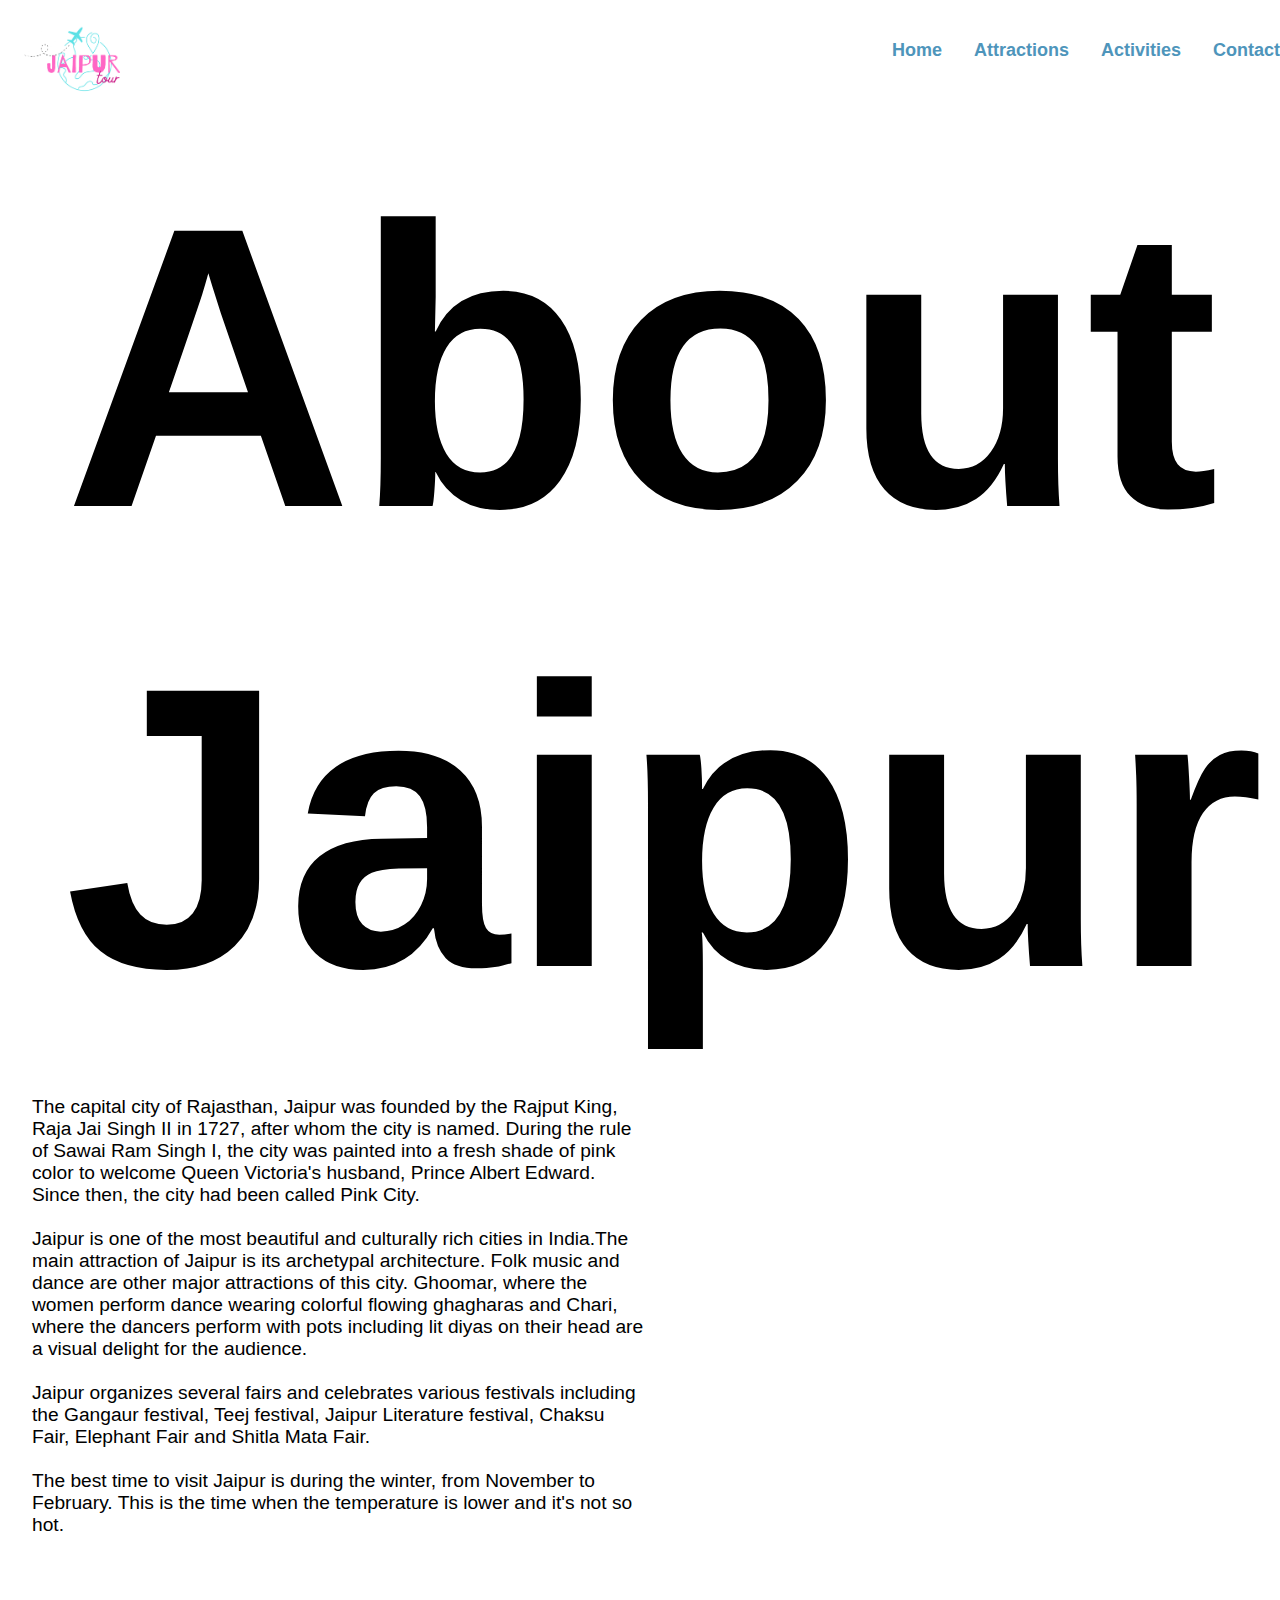
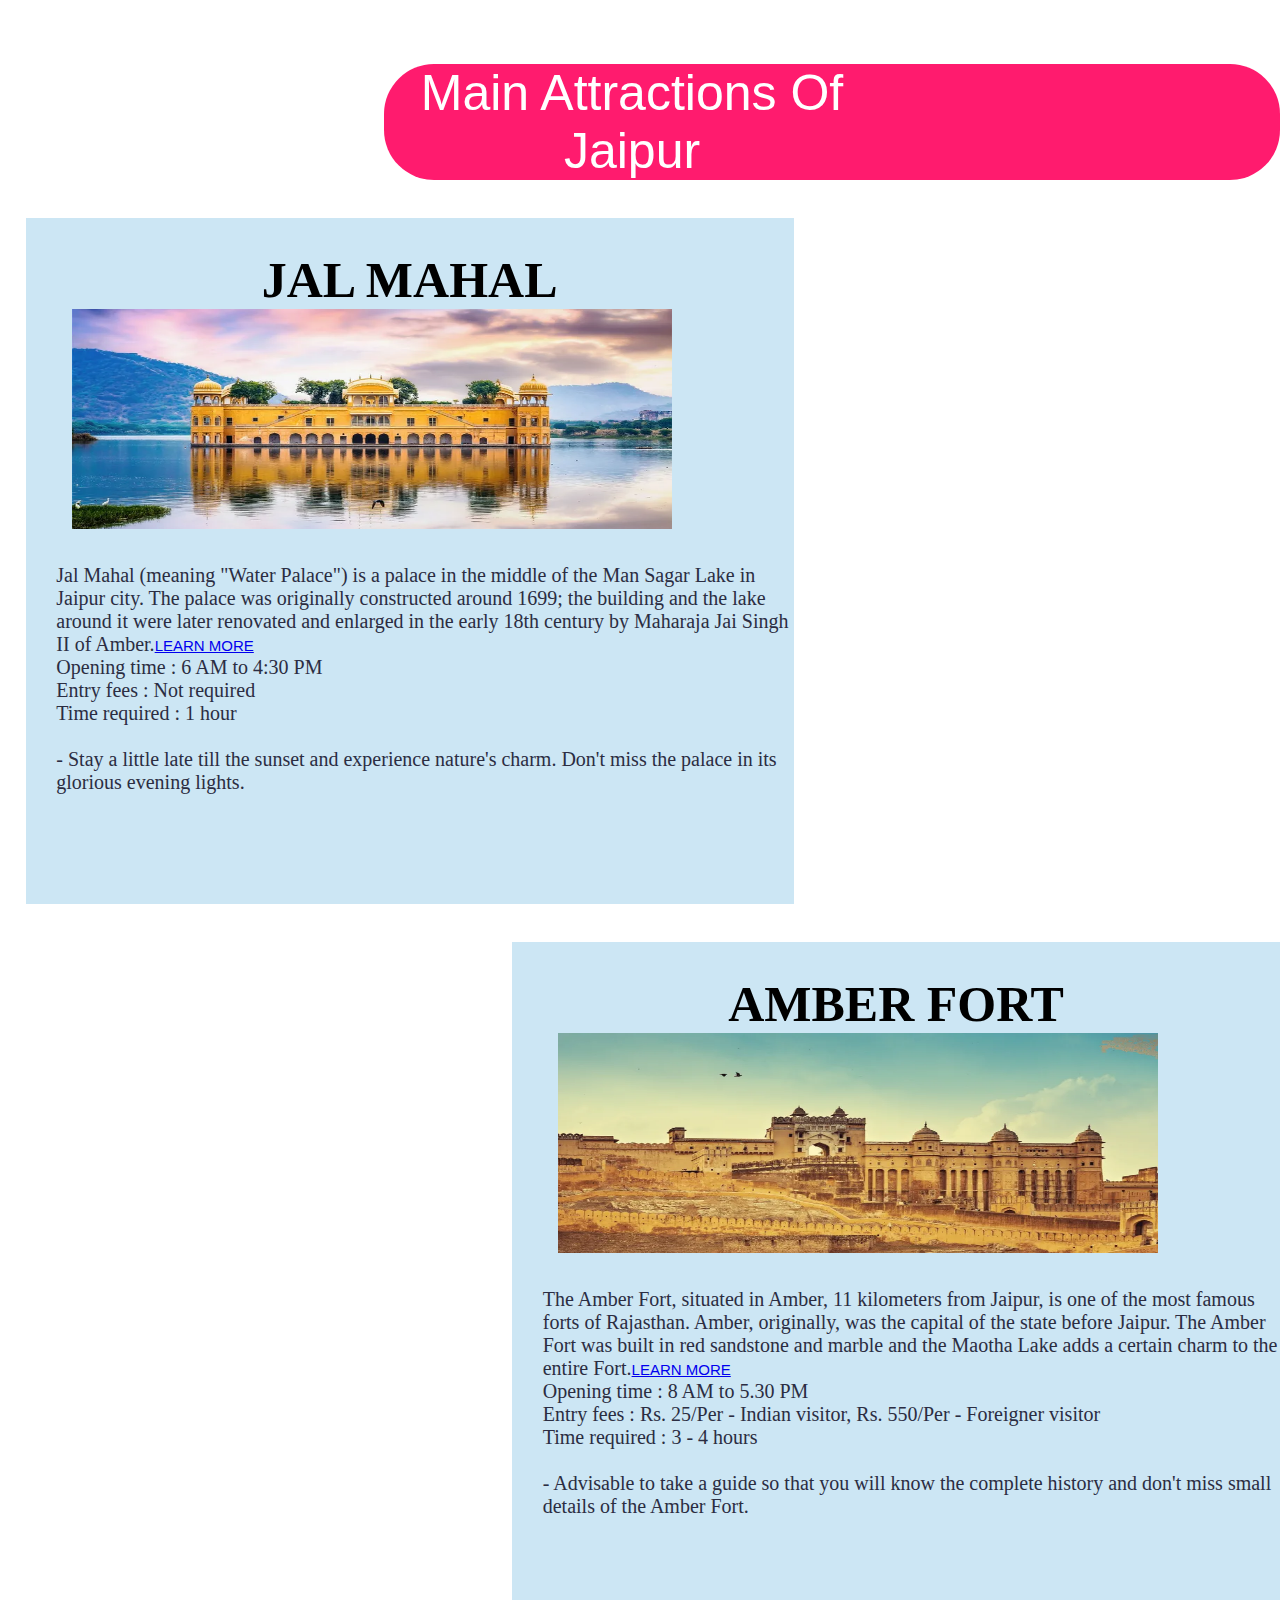
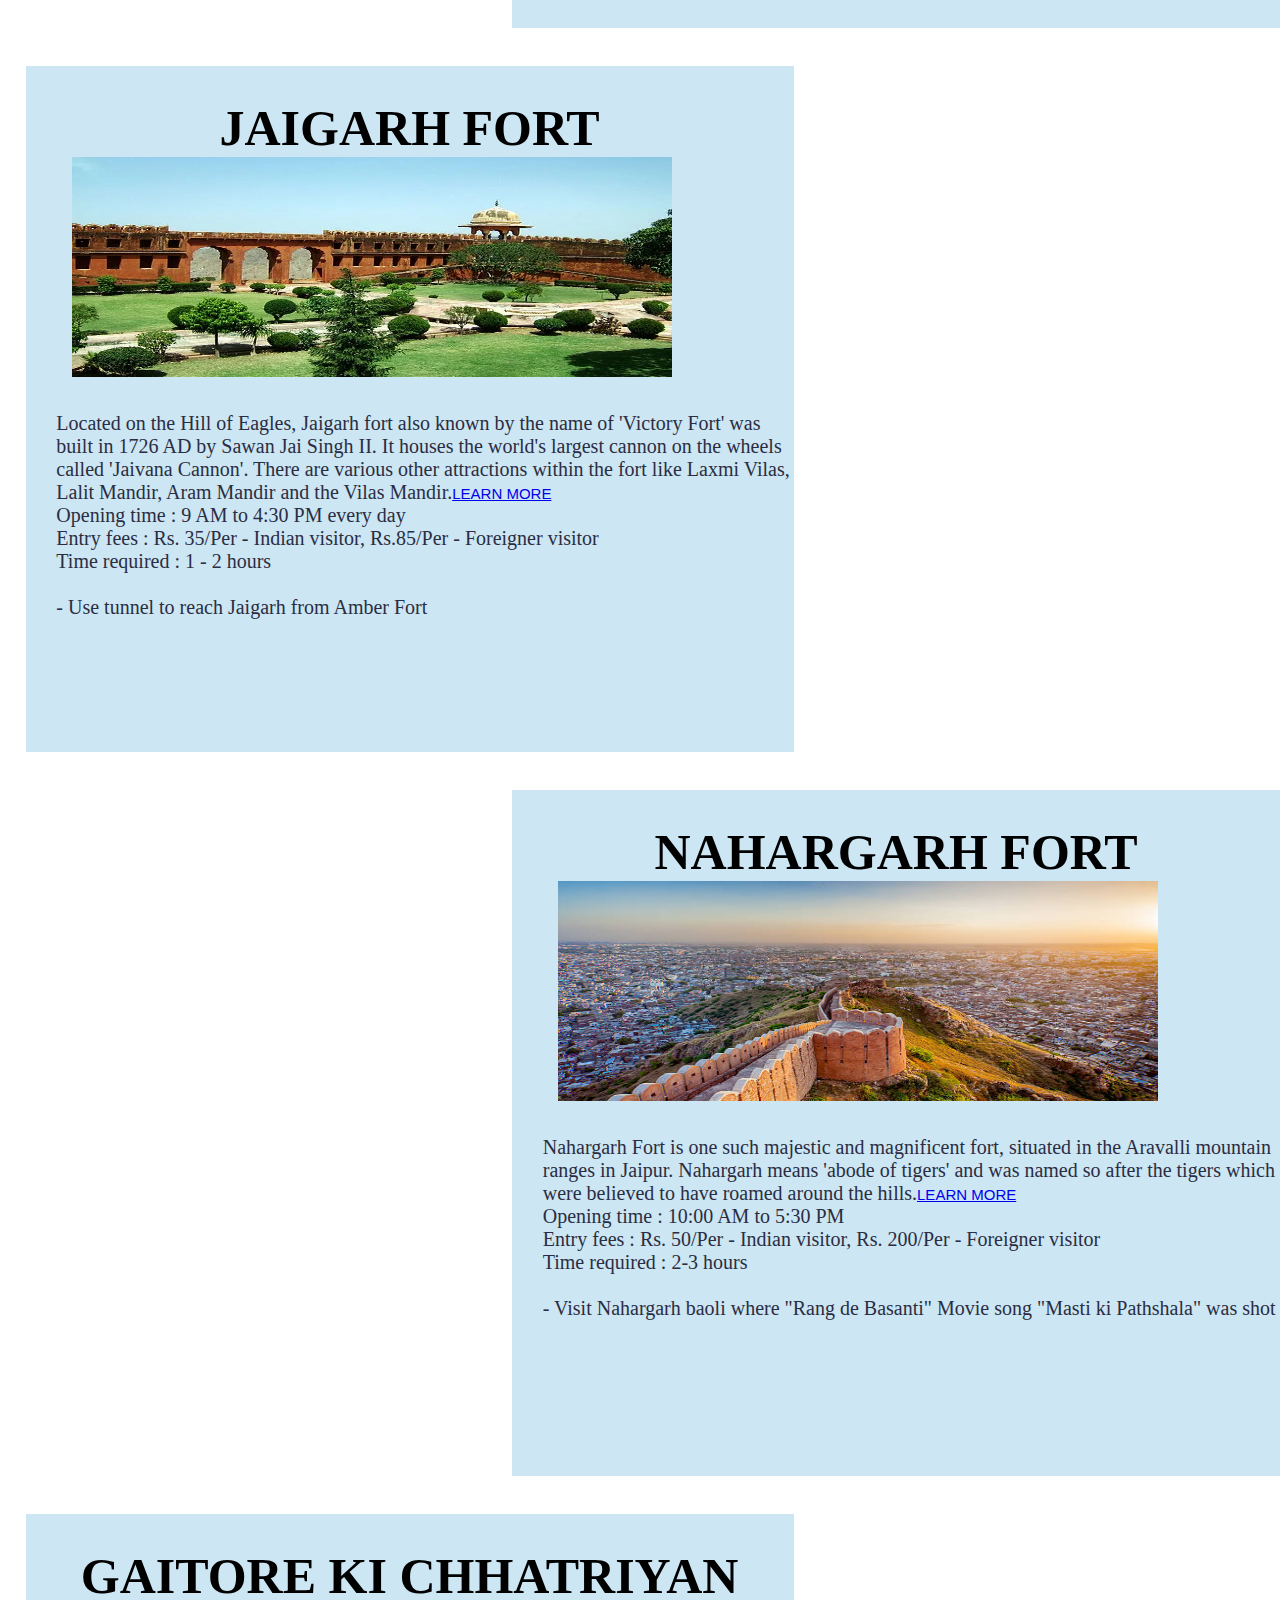
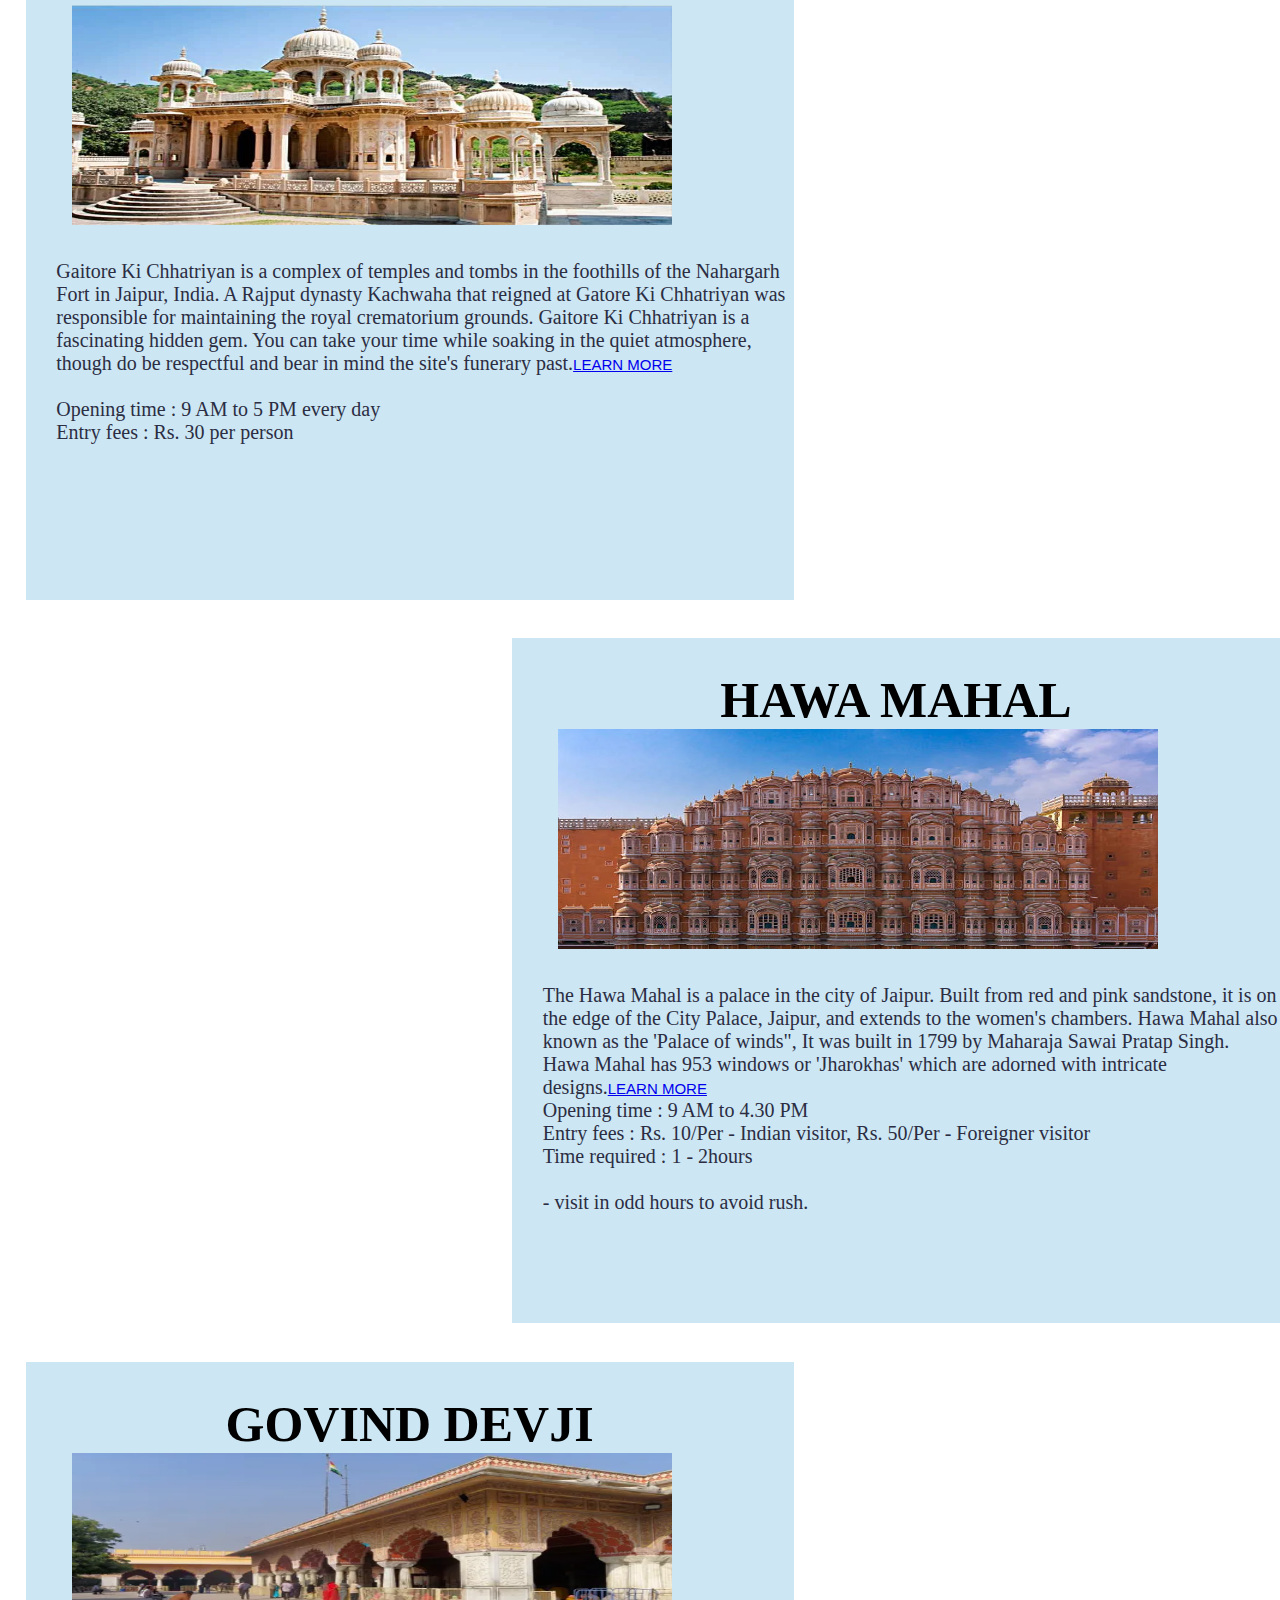
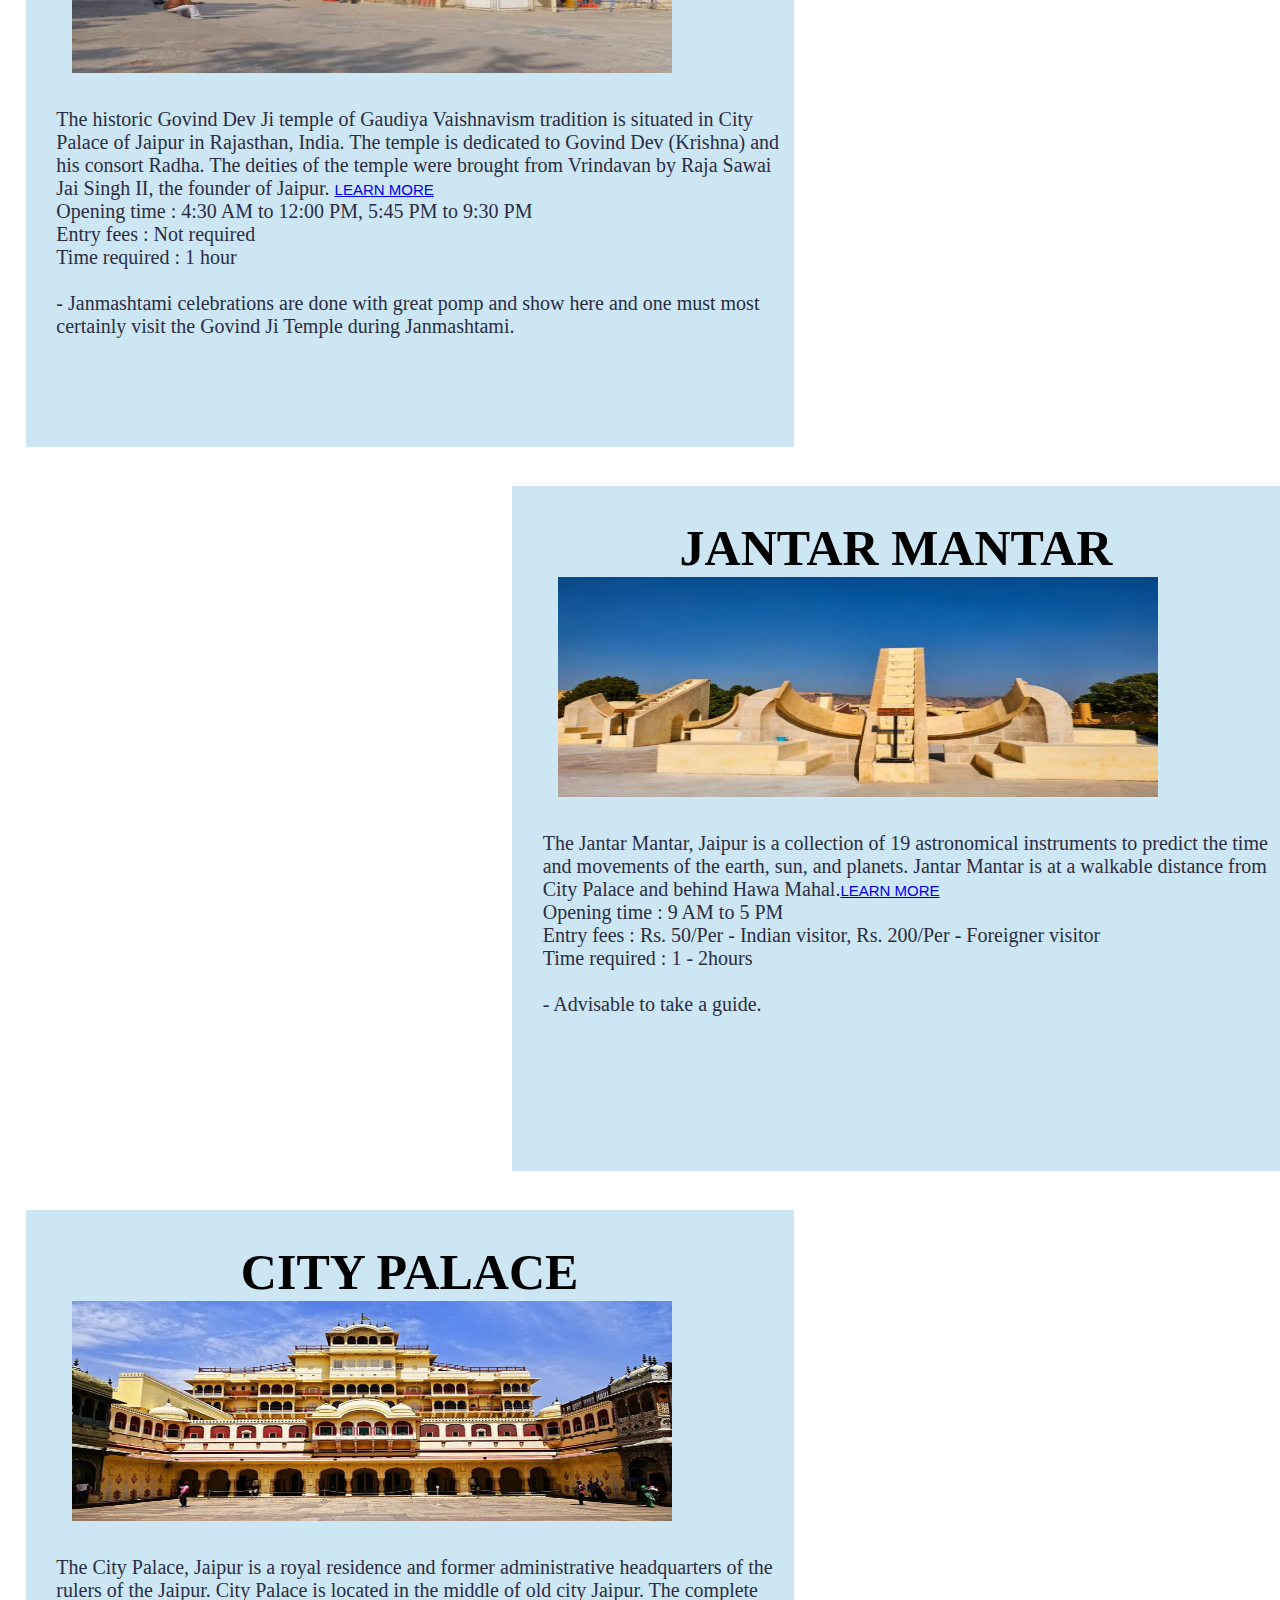
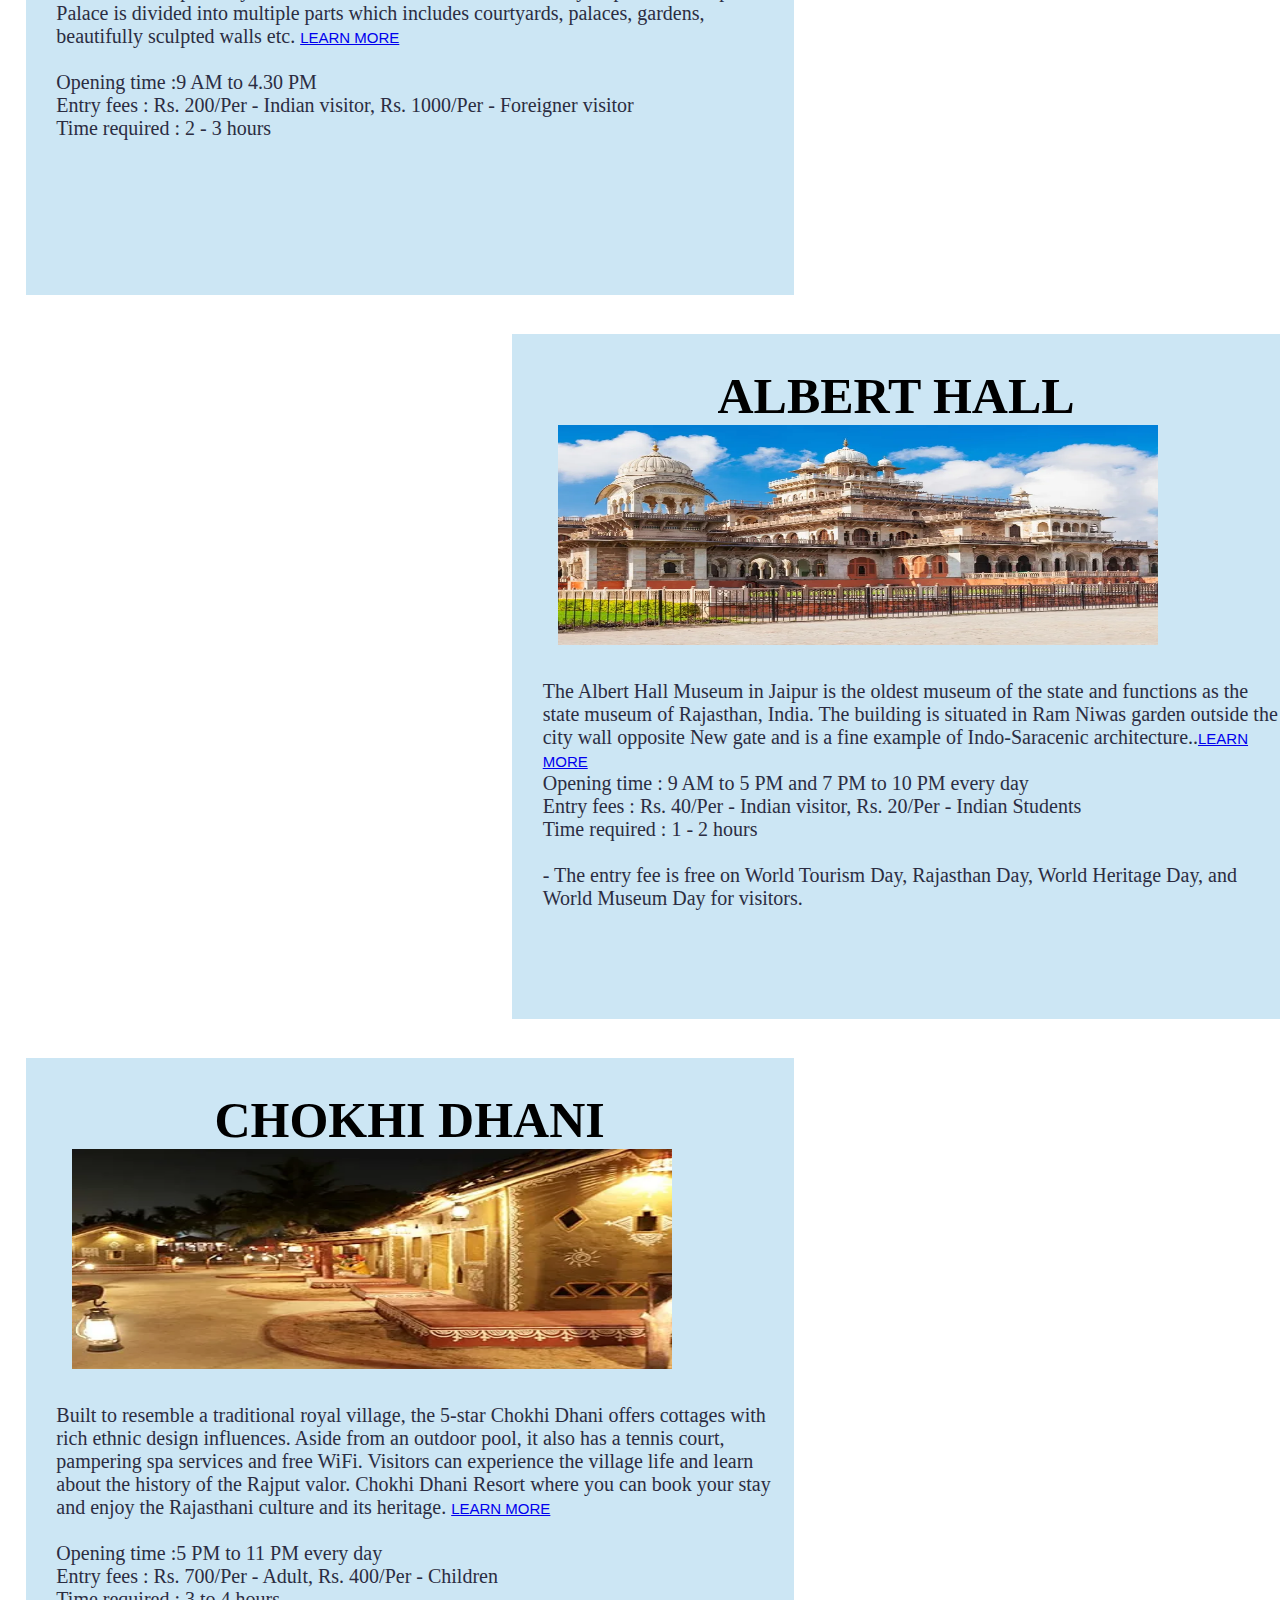
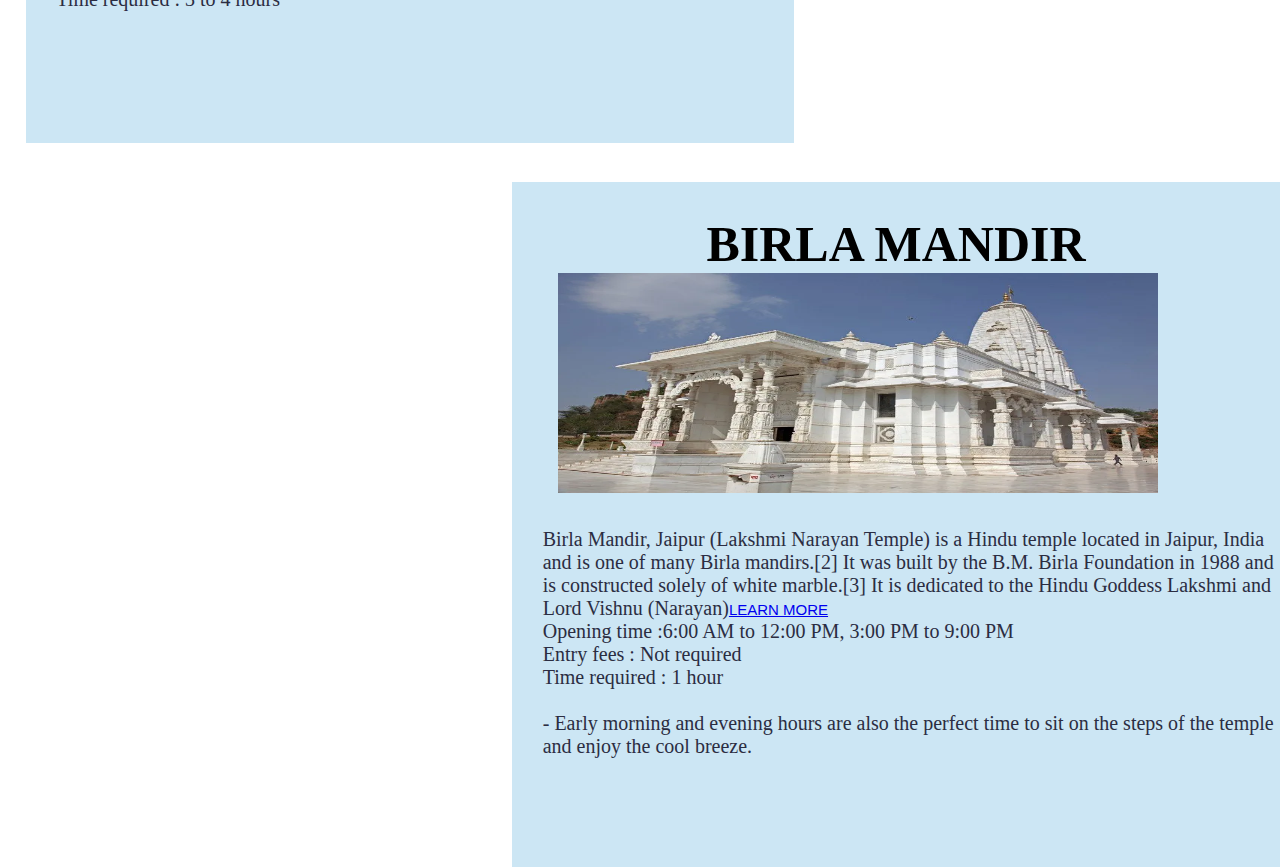
<file: about_jaipur.html>
<!DOCTYPE html>
<html lang="en">
<head>
    <meta charset="UTF-8">
    <meta name="viewport" content="width=device-width, initial-scale=1.0">
    <title>Jaipur</title>
    <link rel="stylesheet" href="https://unpkg.com/aos@next/dist/aos.css" />
    <link rel="stylesheet" href="style1.css">
    <link rel="icon" type="image/x-icon" href="logo.png">
    <link href="https://cdn.jsdelivr.net/npm/bootstrap@5.3.1/dist/css/bootstrap.min.css" rel="stylesheet" integrity="sha384-4bw+/aepP/YC94hEpVNVgiZdgIC5+VKNBQNGCHeKRQN+PtmoHDEXuppvnDJzQIu9" crossorigin="anonymous">
<script src="https://cdn.jsdelivr.net/npm/bootstrap@5.3.1/dist/js/bootstrap.bundle.min.js" integrity="sha384-HwwvtgBNo3bZJJLYd8oVXjrBZt8cqVSpeBNS5n7C8IVInixGAoxmnlMuBnhbgrkm" crossorigin="anonymous"></script>
</head>
<body>
    <header>
        <nav>
          <div class="logo">
 
          </div>
            <ul>
                <li><a href="https://kimayaa1.github.io/website_TPP/">Home</a></li>
                <li><a href="https://kimayaa1.github.io/website_TPP/#attractions">Attractions</a></li>
                <li><a href="https://kimayaa1.github.io/website_TPP/activities.html">Activities</a></li>
                <li><a href="https://kimayaa1.github.io/website_TPP/#contact">Contact</a></li>
            </ul>
        </nav>
      </header>
     <br>
     <div >
     </div> 
     <br>
     <h1>About Jaipur</h1>
     <br>
 
        <div class="container">        
            <div class="imgs"> <img src="img31.jpeg" class="bg3" data-aos="slide-left">
                <img src="Ghoomar-Dance.webp" class="ghoomar" data-aos="slide-left">
                <img src="gan.webp" class="gan" data-aos="slide-left"></div>

            <div class="about"><p>The capital city of Rajasthan, Jaipur was founded by the Rajput King, Raja Jai Singh II in 1727, after whom the city is named.
            During the rule of Sawai Ram Singh I, the city was painted into a fresh shade of pink color to welcome Queen Victoria's husband, Prince Albert Edward. Since then, the city had been called Pink City.

            <br><br>Jaipur is one of the most beautiful and culturally rich cities in India.The main attraction of Jaipur is its archetypal architecture.

            Folk music and dance are other major attractions of this city. Ghoomar, where the women perform dance wearing colorful flowing ghagharas and Chari, where the dancers perform with pots including lit diyas on their head are a visual delight for the audience.<br><br>Jaipur organizes several fairs and celebrates various festivals including the Gangaur festival, Teej festival, Jaipur Literature festival, Chaksu Fair, Elephant Fair and Shitla Mata Fair.
            <br><br>The best time to visit Jaipur is during the winter, from November to February. This is the time when the temperature is lower and it's not so hot.
         </p></div>
        </div>


        <div class="att"> Main Attractions Of Jaipur

        </div>


 <div class="contain1"  > 
            <h4>JAL MAHAL</h4>
            <img src="jal mahal.webp"  >
        <div class="jal">
          <p>Jal Mahal (meaning "Water Palace") is a palace in the middle of the Man Sagar Lake in Jaipur city.
          The palace was originally constructed around 1699; the building and the lake around it were later renovated and enlarged in the early 18th century by Maharaja Jai Singh II of Amber.<a href="https://en.wikipedia.org/wiki/Jal_Mahal" class="more">LEARN MORE</a> 
          <br>Opening time : 6 AM to 4:30 PM
          <br>Entry fees : Not required
          <br>Time required : 1 hour
          <br>
          <br>
          - Stay a little late till the sunset and experience nature's charm. Don't miss the palace in its glorious evening lights.
          </p>
      </div>
</div>


<div class="contain1"  style="float: right;"  > 
         <h4>AMBER FORT</h4>
         <img src="amer.webp"  >
      <div class="jal">
        <p>The Amber Fort, situated in Amber, 11 kilometers from Jaipur, is one of the most famous forts of Rajasthan. Amber, originally, was the capital of the state before Jaipur. The Amber Fort was built in red sandstone and marble and the Maotha Lake adds a certain charm to the entire Fort.<a href="https://en.wikipedia.org/wiki/Amber_Fort" class="more">LEARN MORE</a> 
          <br>Opening time : 8 AM to 5.30 PM
        <br>Entry fees : Rs. 25/Per - Indian visitor, Rs. 550/Per - Foreigner visitor
        <br>Time required : 3 - 4 hours
        <br>
        <br>
        - Advisable to take a guide so that you will know the complete history and don't miss small details of the Amber Fort.
        </p>
      </div>
</div>


<div class="contain1" style="float: left;" >
        <h4>JAIGARH FORT</h4>
        <img src="jaigarh.webp"  >
      <div class="jal">
        <p>Located on the Hill of Eagles, Jaigarh fort also known by the name of 'Victory Fort' was built in 1726 AD by Sawan Jai Singh II. It houses the world's largest cannon on the wheels called 'Jaivana Cannon'. There are various other attractions within the fort like Laxmi Vilas, Lalit Mandir, Aram Mandir and the Vilas Mandir.<a href="https://en.wikipedia.org/wiki/Jaigarh_Fort" class="more">LEARN MORE</a> 
        <br>Opening time : 9 AM to 4:30 PM every day
        <br>Entry fees : Rs. 35/Per - Indian visitor, Rs.85/Per - Foreigner visitor
        <br>Time required : 1 - 2 hours
        <br>
        <br>
        - Use tunnel to reach Jaigarh from Amber Fort
        </p>
      </div>
</div>


<div class="contain1"  style="float: right;"   >
        <h4>NAHARGARH FORT</h4>
        <img src="nahar.jpg"  >
      <div class="jal">
        <p>Nahargarh Fort is one such majestic and magnificent fort, situated in the Aravalli mountain ranges in Jaipur.
        Nahargarh means 'abode of tigers' and was named so after the tigers which were believed to have roamed around the hills.<a href="https://en.wikipedia.org/wiki/Nahargarh_Fort" class="more">LEARN MORE</a> 
    
        <br>Opening time : 10:00 AM to 5:30 PM
        <br>Entry fees : Rs. 50/Per - Indian visitor, Rs. 200/Per - Foreigner visitor
        <br>Time required : 2-3 hours
        <br>
        <br>
        - Visit Nahargarh baoli where "Rang de Basanti" Movie song "Masti ki Pathshala" was shot
        </p>
      </div>
</div>



<div class="contain1" style="float: left;"  >
  <h4>GAITORE KI CHHATRIYAN</h4>
  <img src="gaitore.webp"  >
<div class="jal">
<p>Gaitore Ki Chhatriyan is a complex of temples and tombs in the foothills of the Nahargarh Fort in Jaipur, India. A Rajput dynasty Kachwaha that reigned at Gatore Ki Chhatriyan was responsible for maintaining the royal crematorium grounds. Gaitore Ki Chhatriyan is a fascinating hidden gem. You can take your time while soaking in the quiet atmosphere, though do be respectful and bear in mind the site's funerary past.<a href="https://www.jaipurlove.com/gaitore-ki-chhatria-cenotaphs/1112/" class="more">LEARN MORE</a> 
<br>
  <br>Opening time : 9 AM to 5 PM every day
<br>Entry fees : Rs. 30 per person
<!-- <br>Time required : 1 - 2 hours
<br>
<br>
- Use tunnel to reach Jaigarh from Amber Fort -->
</p>
</div>
</div>

<div class="contain1"  style="float: right;"  >
  <h4>HAWA MAHAL</h4>
  <img src="hawa2.webp"  >
<div class="jal">
  <p> The Hawa Mahal is a palace in the city of Jaipur. Built from red and pink sandstone, it is on the edge of the City Palace, Jaipur, and extends to the women's chambers. Hawa Mahal also known as the 'Palace of winds", It was built in 1799 by Maharaja Sawai Pratap Singh. Hawa Mahal has 953 windows or 'Jharokhas' which are adorned with intricate designs.<a href="https://en.wikipedia.org/wiki/Hawa_Mahal" class="more">LEARN MORE</a>   
    <br>Opening time : 9 AM to 4.30 PM
<br>Entry fees : Rs. 10/Per - Indian visitor, Rs. 50/Per - Foreigner visitor 
<br>Time required : 1 - 2hours
<br>
<br>
-  visit in odd hours to avoid rush.  


</p>
</div>
</div>

<div class="contain1" style="float: left;"   >
  <h4>GOVIND DEVJI </h4>
  <img src="govind.webp"  >
<div class="jal">
<p>The historic Govind Dev Ji temple of Gaudiya Vaishnavism tradition is situated in City Palace of Jaipur in Rajasthan, India. The temple is dedicated to Govind Dev (Krishna) and his consort Radha. The deities of the temple were brought from Vrindavan by Raja Sawai Jai Singh II, the founder of Jaipur.  
  <a href="https://en.wikipedia.org/wiki/Govind_Dev_Ji_Temple" class="more">LEARN MORE</a> 
<br>Opening time : 4:30 AM to 12:00 PM,
5:45 PM to 9:30 PM
<br>Entry fees : Not required
<br>Time required : 1 hour
<br>
<br>
- Janmashtami celebrations are done with great pomp and show here and one must most certainly visit the Govind Ji Temple during Janmashtami. 
</p>
</div>
</div>

<div class="contain1"  style="float: right;"   >
  <h4>JANTAR MANTAR</h4>
  <img src="jantar.webp"  >
<div class="jal">
  <p> The Jantar Mantar, Jaipur is a collection of 19  astronomical instruments to predict the time and movements of the earth, sun, and planets. Jantar Mantar is at a walkable distance from City Palace and behind Hawa Mahal.<a href="https://en.wikipedia.org/wiki/Jantar_Mantar,_Jaipur" class="more">LEARN MORE</a>   
    <br>Opening time : 9 AM to 5 PM
<br>Entry fees : Rs. 50/Per - Indian visitor, Rs. 200/Per - Foreigner visitor 
 <br>Time required : 1 - 2hours
<br>
<br>
-  Advisable to take a guide.  
</p>
</div>
</div>

<div class="contain1" style="float: left;"   >
  <h4>CITY PALACE </h4>
  <img src="city palace.webp"  >
<div class="jal">
<p>The City Palace, Jaipur is a royal residence and former administrative headquarters of the rulers of the Jaipur. City Palace is located in the middle of old city Jaipur. The complete Palace is divided into multiple parts which includes courtyards, palaces, gardens, beautifully sculpted walls etc.

  <a href="https://en.wikipedia.org/wiki/City_Palace,_Jaipur" class="more">LEARN MORE</a>
   <br>  
<br>Opening time :9 AM to 4.30 PM
<br>Entry fees : Rs. 200/Per - Indian visitor, Rs. 1000/Per - Foreigner visitor 
<br>Time required : 2 - 3  hours
<br>

  
</p>
</div>
</div>

<div class="contain1"  style="float: right;"   >
  <h4>ALBERT HALL</h4>
  <img src="albert.webp"  >
<div class="jal">
  <p> The Albert Hall Museum in Jaipur is the oldest museum of the state and functions as the state museum of Rajasthan, India. The building is situated in Ram Niwas garden outside the city wall opposite New gate and is a fine example of Indo-Saracenic architecture..<a href="https://en.wikipedia.org/wiki/Albert_Hall_Museum" class="more">LEARN MORE</a>   
    <br>Opening time : 9 AM to 5 PM and 7 PM to 10 PM every day
<br>Entry fees : Rs. 40/Per - Indian visitor, Rs. 20/Per - Indian Students 
 <br>Time required : 1 - 2 hours
<br>
<br>
-  The entry fee is free on World Tourism Day, Rajasthan Day, World Heritage Day, and World Museum Day for visitors.

 
</p>
</div>
</div>





<div class="contain1" style="float: left;"   >
  <h4>CHOKHI DHANI </h4>
  <img src="chokhi.webp"  >
<div class="jal">
<p>Built to resemble a traditional royal village, the 5-star Chokhi Dhani   offers cottages with rich ethnic design influences. Aside from an outdoor pool, it also has a tennis court, pampering spa services and free WiFi. Visitors can experience the village life and learn about the history of the Rajput valor. Chokhi Dhani Resort where you can book your stay and enjoy the Rajasthani culture and its heritage.


  <a href="https://chokhidhani.com/about-us/" class="more">LEARN MORE</a>
   <br>  
<br>Opening time :5 PM to 11 PM every day
<br>Entry fees : Rs. 700/Per - Adult, Rs. 400/Per - Children
<br>Time required : 3 to 4 hours
<br>

  
</p>
</div>
</div>
        
<div class="contain1"  style="float: right;"   >
  <h4>BIRLA MANDIR</h4>
  <img src="birlu.webp"  >
<div class="jal">
  <p> Birla Mandir, Jaipur (Lakshmi Narayan Temple) is a Hindu temple located in Jaipur, India and is one of many Birla mandirs.[2] It was built by the B.M. Birla Foundation in 1988 and is constructed solely of white marble.[3] It is dedicated to the Hindu Goddess Lakshmi and Lord Vishnu (Narayan)<a href="https://en.wikipedia.org/wiki/Birla_Mandir,_Jaipur" class="more">LEARN MORE</a>   
    <br>Opening time :6:00 AM to 12:00 PM,
    3:00 PM to 9:00 PM
<br>Entry fees : Not required 
 <br>Time required : 1  hour
<br>
<br>
- Early morning and evening hours are also the perfect time to sit on the steps of the temple and enjoy the cool breeze.



 
</p>
</div>
</div>
      
        
        
        
        
        
        <script src="https://unpkg.com/aos@next/dist/aos.js"></script>
        <script>
          AOS.init({
            offset: 200,
            duration : 1000,
          });
        </script>
</body>
</html>
</file>
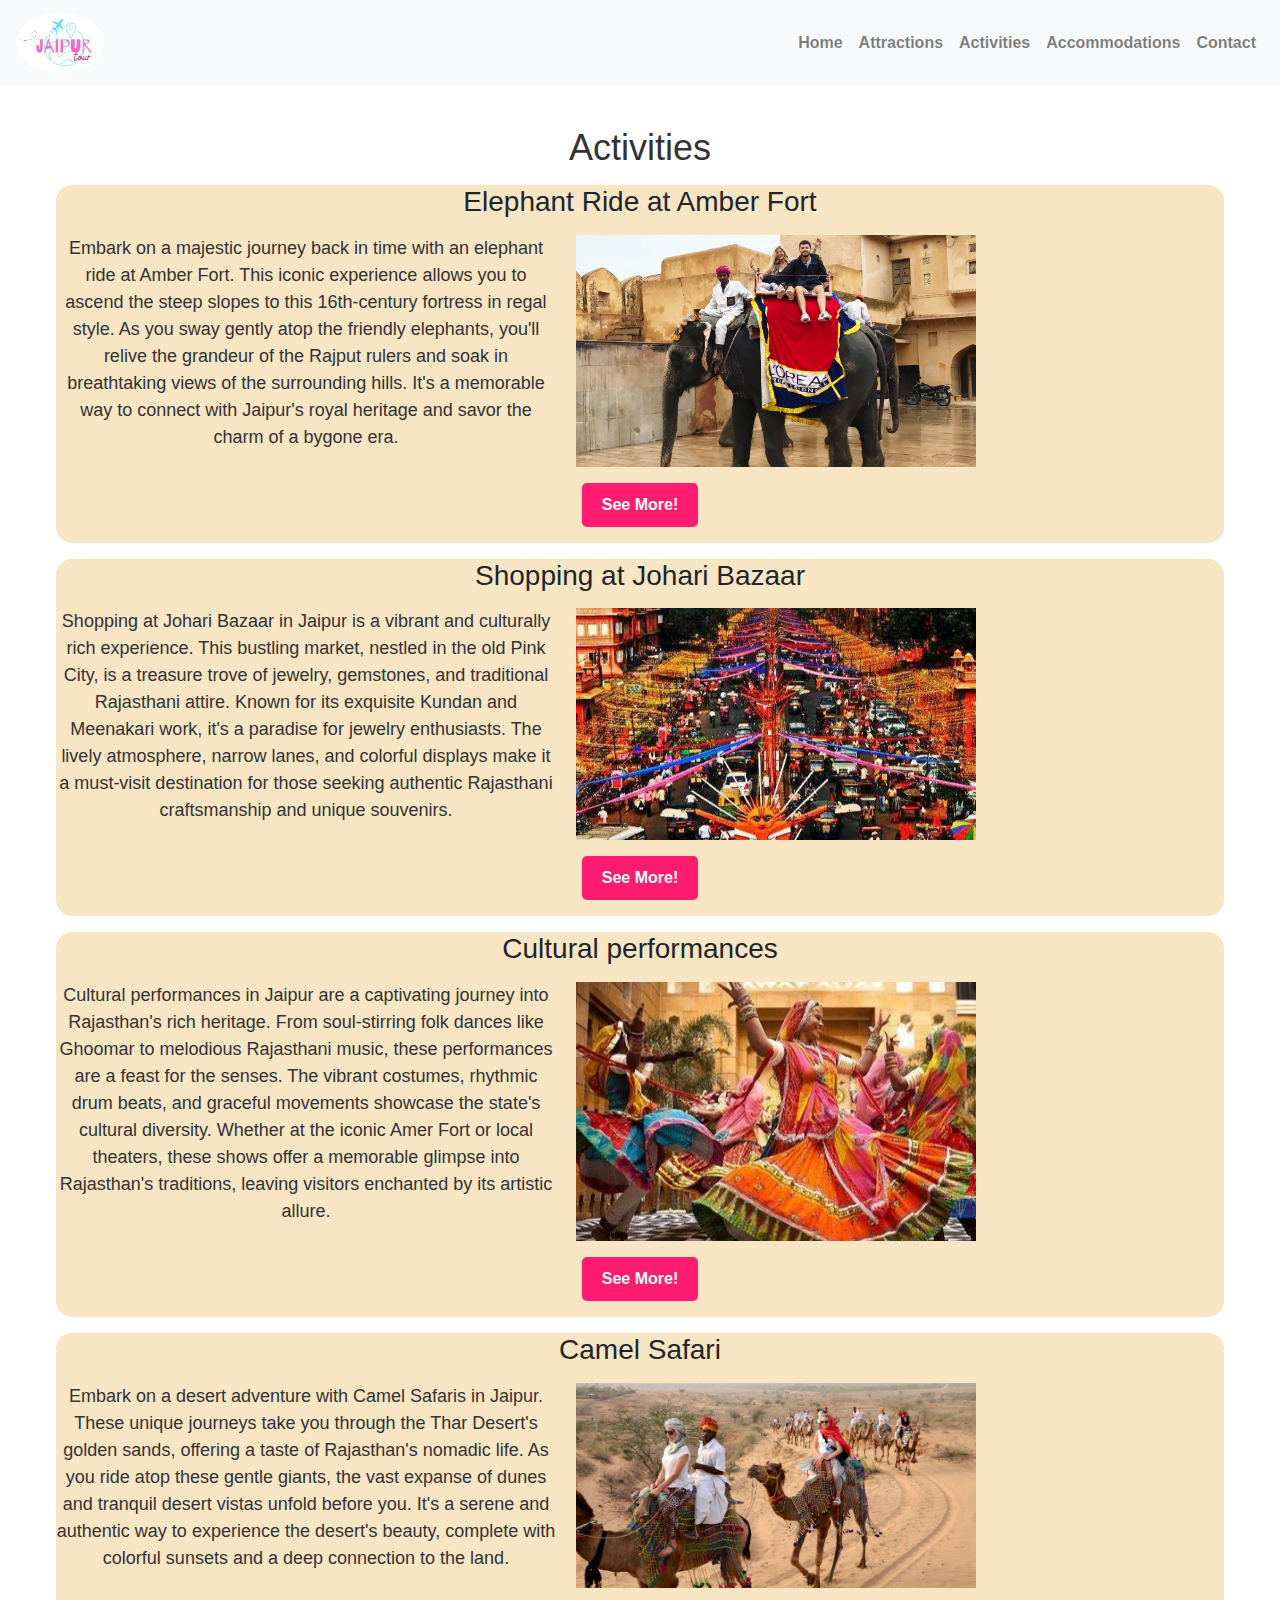
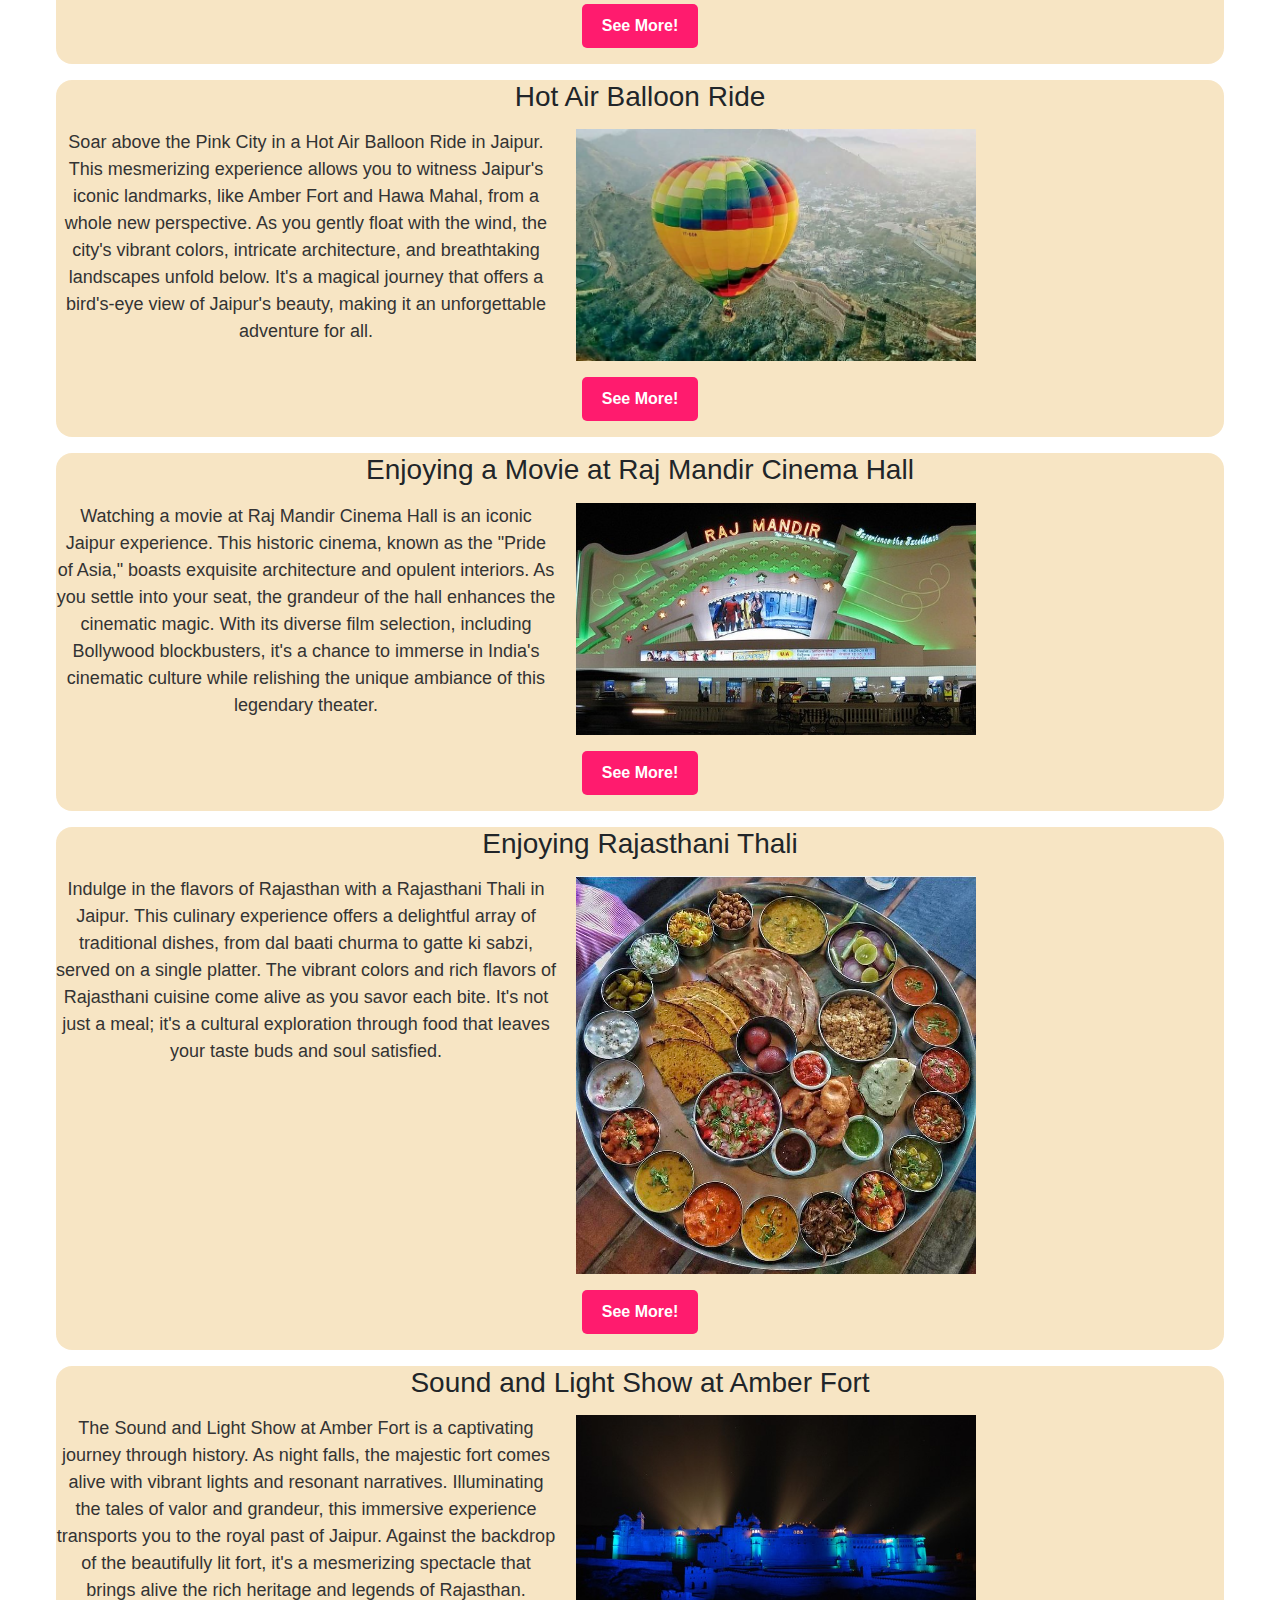
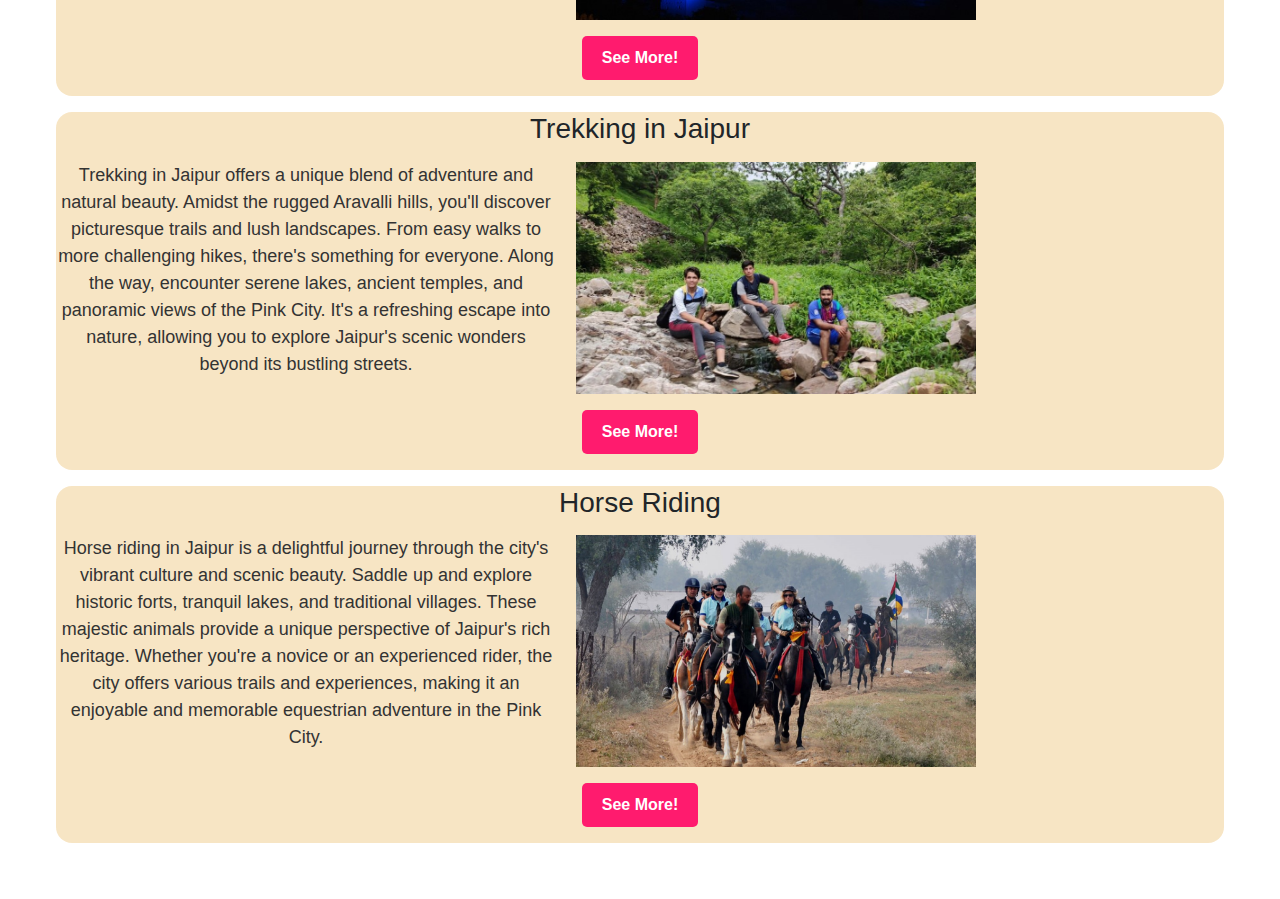
<file: activities.html>
<!DOCTYPE html>
<html lang="en">
<head>
    <meta charset="UTF-8">
    <meta name="viewport" content="width=device-width, initial-scale=1.0">
    <title>Activities - Jaipur Tour</title>
    <link rel="stylesheet" href="https://cdnjs.cloudflare.com/ajax/libs/font-awesome/6.2.0/css/all.min.css">
    <link rel="stylesheet" href="style.css">
    <link rel="shortcut icon" href="logo.jpeg" type="image/x-icon">
    <link rel="stylesheet" href="https://unpkg.com/aos@next/dist/aos.css" />
    <!-- Add Bootstrap CSS link -->
<link rel="stylesheet" href="https://maxcdn.bootstrapcdn.com/bootstrap/4.5.2/css/bootstrap.min.css">

<!-- Add Bootstrap JavaScript and jQuery -->
<script src="https://ajax.googleapis.com/ajax/libs/jquery/3.5.1/jquery.min.js"></script>
<script src="https://cdnjs.cloudflare.com/ajax/libs/popper.js/1.16.0/umd/popper.min.js"></script>
<script src="https://maxcdn.bootstrapcdn.com/bootstrap/4.5.2/js/bootstrap.min.js"></script>
</head>
<body>
    <header>
        <nav class="navbar navbar-expand-lg navbar-light bg-light">
            <a class="navbar-brand" href="#">
                <img src="logo.jpeg" alt="Trip Plan Pro" class="logo">
            </a>
            <button class="navbar-toggler" type="button" data-toggle="collapse" data-target="#navbarNav"
                aria-controls="navbarNav" aria-expanded="false" aria-label="Toggle navigation">
                <span class="navbar-toggler-icon"></span>
            </button>
            <div class="collapse navbar-collapse" id="navbarNav">
                <ul class="navbar-nav ml-auto">
                    <li class="nav-item">
                        <a class="nav-link" href="index.html">Home</a>
                    </li>
                    <li class="nav-item">
                        <a class="nav-link" href="index.html">Attractions</a>
                    </li>
                    <li class="nav-item">
                        <a class="nav-link" href="activities.html">Activities</a>
                    </li>
                    <li class="nav-item">
                      <a class="nav-link" href="accommodations.html">Accommodations</a>
                    </li>
                    <li class="nav-item">
                        <a class="nav-link" href="index.html">Contact</a>
                    </li>
                </ul>
            </div>
        </nav>
    </header>

    <section id="activities">
        <h2>Activities</h2>
        <div class="accommodation">
            <h3>Elephant Ride at Amber Fort</h3>
            <div class="content">
                <p>Embark on a majestic journey back in time with an elephant ride at Amber Fort. This iconic experience allows you to ascend the steep slopes to this 16th-century fortress in regal style. As you sway gently atop the friendly elephants, you'll relive the grandeur of the Rajput rulers and soak in breathtaking views of the surrounding hills. It's a memorable way to connect with Jaipur's royal heritage and savor the charm of a bygone era.</p>
                <img src="activities1.jpeg" alt="Hotel 1">
            </div>
            <div class="row attractions-button">
                <button class="button btn-primary" id="open-popup-button-1">See More!</button>
              </div>
        </div>

        <div class="accommodation">
            <h3>Shopping at Johari Bazaar</h3>
            <div class="content">
                <p>Shopping at Johari Bazaar in Jaipur is a vibrant and culturally rich experience. This bustling market, nestled in the old Pink City, is a treasure trove of jewelry, gemstones, and traditional Rajasthani attire. Known for its exquisite Kundan and Meenakari work, it's a paradise for jewelry enthusiasts. The lively atmosphere, narrow lanes, and colorful displays make it a must-visit destination for those seeking authentic Rajasthani craftsmanship and unique souvenirs.</p>
                <img src="activities2.jpg" alt="Hotel 1">
            </div>
            <div class="row attractions-button">
                <button class="button btn-primary" id="open-popup-button-1">See More!</button>
              </div>
        </div>

        <div class="accommodation">
            <h3>Cultural performances</h3>
            <div class="content">
                <p>Cultural performances in Jaipur are a captivating journey into Rajasthan's rich heritage. From soul-stirring folk dances like Ghoomar to melodious Rajasthani music, these performances are a feast for the senses. The vibrant costumes, rhythmic drum beats, and graceful movements showcase the state's cultural diversity. Whether at the iconic Amer Fort or local theaters, these shows offer a memorable glimpse into Rajasthan's traditions, leaving visitors enchanted by its artistic allure.</p>
                <img src="activities3.jpg" alt="Hotel 1">
            </div>
            <div class="row attractions-button">
                <button class="button btn-primary" id="open-popup-button-1">See More!</button>
              </div>
        </div>

        <div class="accommodation">
            <h3>Camel Safari</h3>
            <div class="content">
                <p>Embark on a desert adventure with Camel Safaris in Jaipur. These unique journeys take you through the Thar Desert's golden sands, offering a taste of Rajasthan's nomadic life. As you ride atop these gentle giants, the vast expanse of dunes and tranquil desert vistas unfold before you. It's a serene and authentic way to experience the desert's beauty, complete with colorful sunsets and a deep connection to the land.</p>
                <img src="activities4.jpg" alt="Hotel 1">
            </div>
            <div class="row attractions-button">
                <button class="button btn-primary" id="open-popup-button-1">See More!</button>
              </div>
        </div>

        <div class="accommodation">
            <h3>Hot Air Balloon Ride</h3>
            <div class="content">
                <p>Soar above the Pink City in a Hot Air Balloon Ride in Jaipur. This mesmerizing experience allows you to witness Jaipur's iconic landmarks, like Amber Fort and Hawa Mahal, from a whole new perspective. As you gently float with the wind, the city's vibrant colors, intricate architecture, and breathtaking landscapes unfold below. It's a magical journey that offers a bird's-eye view of Jaipur's beauty, making it an unforgettable adventure for all.</p>
                <img src="activities5.jpg" alt="Hotel 1">
            </div>
            <div class="row attractions-button">
                <button class="button btn-primary" id="open-popup-button-1">See More!</button>
              </div>
        </div>

        <div class="accommodation">
            <h3>Enjoying a Movie at Raj Mandir Cinema Hall</h3>
            <div class="content">
                <p>Watching a movie at Raj Mandir Cinema Hall is an iconic Jaipur experience. This historic cinema, known as the "Pride of Asia," boasts exquisite architecture and opulent interiors. As you settle into your seat, the grandeur of the hall enhances the cinematic magic. With its diverse film selection, including Bollywood blockbusters, it's a chance to immerse in India's cinematic culture while relishing the unique ambiance of this legendary theater.</p>
                <img src="activities6.jpeg" alt="Hotel 1">
            </div>
            <div class="row attractions-button">
                <button class="button btn-primary" id="open-popup-button-1">See More!</button>
              </div>
        </div>

        <div class="accommodation">
            <h3>Enjoying Rajasthani Thali</h3>
            <div class="content">
                <p>Indulge in the flavors of Rajasthan with a Rajasthani Thali in Jaipur. This culinary experience offers a delightful array of traditional dishes, from dal baati churma to gatte ki sabzi, served on a single platter. The vibrant colors and rich flavors of Rajasthani cuisine come alive as you savor each bite. It's not just a meal; it's a cultural exploration through food that leaves your taste buds and soul satisfied.</p>
                <img src="activities7.jpg" alt="Hotel 1">
            </div>
            <div class="row attractions-button">
                <button class="button btn-primary" id="open-popup-button-1">See More!</button>
              </div>
        </div>

        <div class="accommodation">
            <h3>Sound and Light Show at Amber Fort</h3>
            <div class="content">
                <p>The Sound and Light Show at Amber Fort is a captivating journey through history. As night falls, the majestic fort comes alive with vibrant lights and resonant narratives. Illuminating the tales of valor and grandeur, this immersive experience transports you to the royal past of Jaipur. Against the backdrop of the beautifully lit fort, it's a mesmerizing spectacle that brings alive the rich heritage and legends of Rajasthan.</p>
                <img src="activities8.jpeg" alt="Hotel 1">
            </div>
            <div class="row attractions-button">
                <button class="button btn-primary" id="open-popup-button-1">See More!</button>
              </div>
        </div>

        <div class="accommodation">
            <h3>Trekking in Jaipur</h3>
            <div class="content">
                <p>Trekking in Jaipur offers a unique blend of adventure and natural beauty. Amidst the rugged Aravalli hills, you'll discover picturesque trails and lush landscapes. From easy walks to more challenging hikes, there's something for everyone. Along the way, encounter serene lakes, ancient temples, and panoramic views of the Pink City. It's a refreshing escape into nature, allowing you to explore Jaipur's scenic wonders beyond its bustling streets.</p>
                <img src="activities9.jpg" alt="Hotel 1">
            </div>
            <div class="row attractions-button">
                <button class="button btn-primary" id="open-popup-button-1">See More!</button>
              </div>
        </div>

        <div class="accommodation">
            <h3>Horse Riding</h3>
            <div class="content">
                <p>Horse riding in Jaipur is a delightful journey through the city's vibrant culture and scenic beauty. Saddle up and explore historic forts, tranquil lakes, and traditional villages. These majestic animals provide a unique perspective of Jaipur's rich heritage. Whether you're a novice or an experienced rider, the city offers various trails and experiences, making it an enjoyable and memorable equestrian adventure in the Pink City.</p>
                <img src="activities10.jpeg" alt="Hotel 1">
            </div>
            <div class="row attractions-button">
                <button class="button btn-primary" id="open-popup-button-1">See More!</button>
              </div>
        </div>
        
    </section>
    
</body>
</html>
</file>
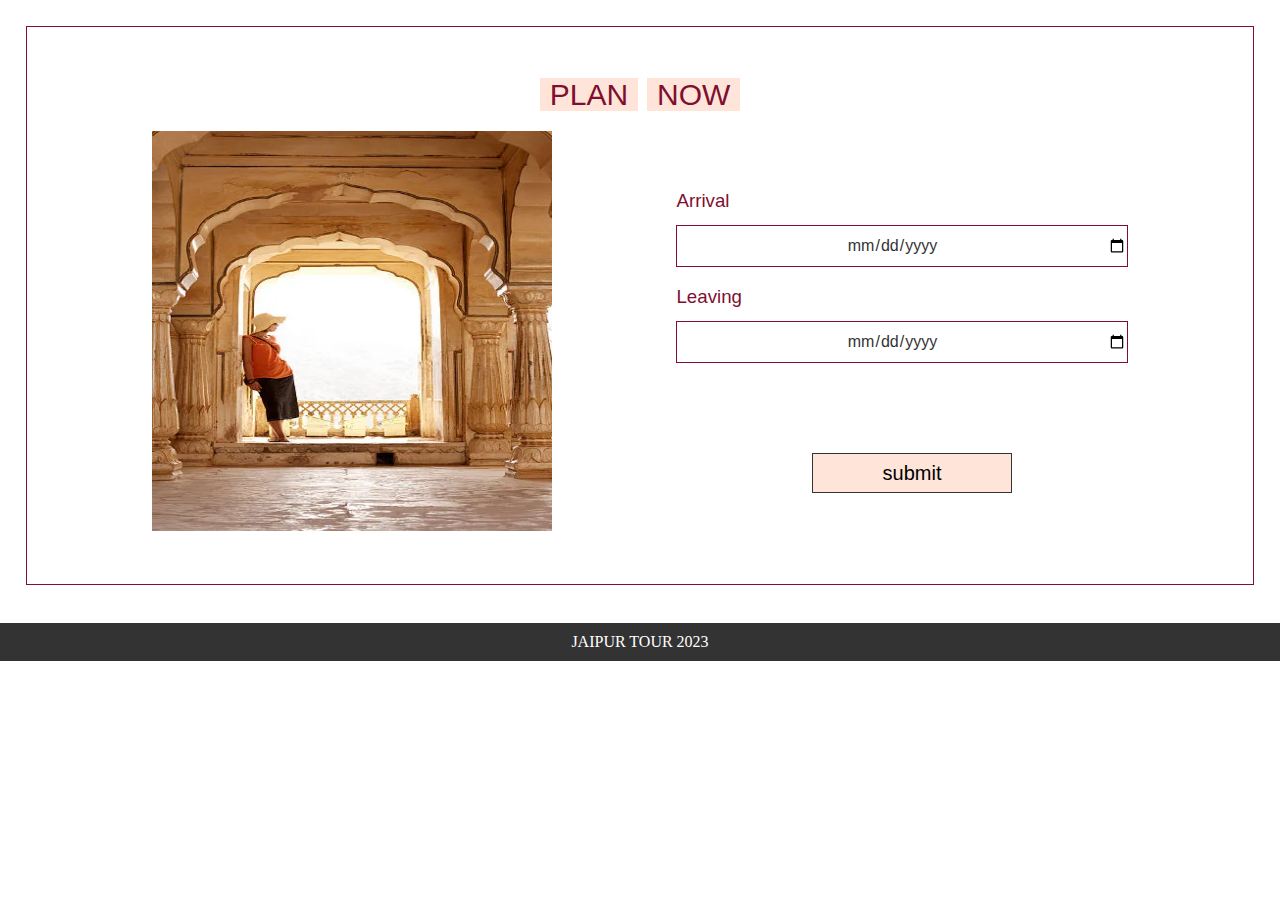
<file: plan.html>
<!DOCTYPE html>
<html lang="en">
  <meta name="viewport" content="width=device-width, initial-scale=1">
<head>
   <meta charset="UTF-8">
   <meta name="viewport" content="width=device-width, initial-scale=1.0">
   <title>plan</title>
   <link rel="stylesheet" href="style2.css">
   <link rel="stylesheet" href="itinerary.css">
   <link rel="shortcut icon" href="logo.png" type="image/x-icon">
   <style>
     .days{
        display: none;
        /* display: block; */
     }
      
   </style>
  
</head>
<body>

<!-- ------------------------------------------------------------- -->

<!-- <header>
  <nav class="navbar navbar-expand-lg navbar-light bg-light">
      <a class="navbar-brand" href="#">
          <img src="logo.png" alt="Trip Plan Pro" class="logo">
      </a>
      <button class="navbar-toggler" type="button" data-toggle="collapse" data-target="#navbarNav"
          aria-controls="navbarNav" aria-expanded="false" aria-label="Toggle navigation">
          <span class="navbar-toggler-icon"></span>
      </button>
      <div class="collapse navbar-collapse" id="navbarNav">
          <ul class="navbar-nav ml-auto">
              <li class="nav-item">
                  <a class="nav-link" href="https://kimayaa1.github.io/website_TPP/">Home</a>
              </li>
              <li class="nav-item">
                  <a class="nav-link" href="https://kimayaa1.github.io/website_TPP/#attractions">Attractions</a>
              </li>
              <li class="nav-item">
                  <a class="nav-link" href="https://kimayaa1.github.io/website_TPP/activities.html">Activities</a>
              </li>
              <li class="nav-item">
                <a class="nav-link" href="https://kimayaa1.github.io/website_TPP/accommodations.html">Accommodations</a>
              </li>
              <li class="nav-item">
                  <a class="nav-link" href="https://kimayaa1.github.io/website_TPP/#contact">Contact</a>
              </li>
          </ul>
      </div>
  </nav>
</header> -->


<section class="book" id="book">
  <h1 class="head">
     <span class="plan">PLAN</span>
     <span class="space">NOW </span>
  </h1>
  <br>
  <div class="whole">
    <form action="" class="form">
        <div class="im">
           <img src="planing.webp">
        </div>
        <div class="rew">   
        <div class="inputbox">
           <h3>Arrival</h3>
           <input type="date" id="startdate" required>
        </div>
        <div class="inputbox">
           <h3>Leaving</h3>
           <input type="date" id="enddate" required>
        </div>
         
        <!-- <button class="btn" type="button" onclick="planItinerary()">Plan Itinerary</button>   -->
        
        <button type="submit">submit</button>
         </div>
     </form>
  </div>
<!-- </div> -->
</section> 


<!-- ----------------------------Day 1--------------------------------- -->
<div class="days">
  <div class="heado">
    Enjoy your trip...
  </div>
  <div id="day1">
    <div class="day">Day 1</div>
    <div class="fuff">
      <div class="ig"><img src="jantar.webp" /></div>
      <div class="con">
        <!-- <div class="num">1</div>  -->
        <p>1.JANTAR MANTAR</p>
        <br />
        9:00 |
        <br />
        Opening time : 9 AM-5 PM
        <br />
        Time required : 1 - 2hours
        <br />
        - Advisable to take a guide.
        <br />
        <!-- <div class="buu">
          <button class="btn" onclick="openWebpage()">ACTIVITES</button>
           <input type="submit" class="btn" value="ACTIVITES" onclick= 'activities.html' /> 
          <br />
          <button class="btn" onclick="openWebpage2()">ACCOMMODATIONS</button>
          <input type="submit" class="btn" value="ACCOMMODATIONS" /> 
        </div> -->
      </div>
    </div>
    <div class="dot"></div>
    <div class="fuff">
      <div class="ig"><img src="city palace.webp" /></div>
      <!-- <div class="num">2</div> -->
      <div class="con">
        <p>2. CITY PALACE</p>
        <br />
        10:00 |
        <br />
        Opening time : 9AM-4:30PM
        <br />
        Time required : 2 - 3 hours
        <br />
        <!-- <div class="buu">
          <input type="submit" class="btn" value="ACTIVITES" />
          <br />
          <input type="submit" class="btn" value="ACCOMMODATIONS" />
        </div> -->
      </div>
    </div>
    <div class="dot2"></div>
    <div class="lunch">
      Lunch :- have lunch at a restaurant near the City Palace
    </div>
    <div class="dot2"></div>
    <div class="fuff">
      <div class="ig"><img src="govind.webp" /></div>
      <div class="con">
        <!-- <div class="num">1</div>  -->
        <p>3.GOVIND DEVJI TEMPLE</p>
        <br />
        14:00 |
        <br />
        Opening time : 4:30 AM-12:00PM, 5:45 PM-9:30 PM
        <br />
        Time required : 1 hour
        <br />
        <!-- <div class="buu">
          <input type="submit" class="btn" value="ACTIVITES" />
          <br />
          <input type="submit" class="btn" value="ACCOMMODATIONS" />
        </div> -->
      </div>
    </div>
    <div class="dot"></div>
    <div class="fuff">
      <div class="ig"><img src="hawa2.webp" /></div>
      <div class="con">
        <!-- <div class="num">1</div>  -->
        <p>4.HAWA MAHAL</p>
        <br />
        15:00 |
        <br />
        Opening time : 9AM-4.30 PM
        <br />
        Time required : 1 - 2 hours
        <br />
<!-- <div class="buu">
          <input type="submit" class="btn" value="ACTIVITES" />
          <br />
          <input         type="submit" class="btn" value="ACCOMMODATIONS" />
        </div> -->
      </div>
    </div>
    <div class="dot"></div>
    <div class="fuff">
      <div class="ig"><img src="gaitore.webp" /></div>
      <div class="con">
        <!-- <div class="num">1</div>  -->
        <p>5. GAITORE KI CHHATRIYAN</p>
        <br />
        16:00 |
        <br />
        Opening time : 9 AM-5 PM
        <br />
        Time required : 1 hour
        <br />
        <!-- <div class="buu">
          <input type="submit" class="btn" value="ACTIVITES" />
          <br />
          <input type="submit" class="btn" value="ACCOMMODATIONS" />
        </div> -->
      </div>
    </div>
    <div class="dot"></div>
    <div class="fuff">
      <div class="ig"><img src="albert.webp" /></div>
      <div class="con">
        <!-- <div class="num">1</div>  -->
        <p>6.ALBERT HALL</p>
        <br />
        17:00 |
        <br />
        Opening time : 9 AM-5 PM , 7 PM-10 PM
        <br />
        Time required : 1 - 2 hours
        <br />
        <!-- <div class="buu">
          <input type="submit" class="btn" value="ACTIVITES" />
          <br />
          <input type="submit" class="btn" value="ACCOMMODATIONS" />
        </div> -->
      </div>
    </div>
    <div class="dot"></div>
    <div class="fuff">
      <div class="ig"><img src="birlu.webp" /></div>
      <div class="con">
        <!-- <div class="num">1</div>  -->
        <p>7.BIRLA MANDIR</p>
        <br />
        18:00 |
        <br />
        Opening time :6:00AM-12:00PM, 3:00PM-9:00PM
        <br />
        Time required : 1 hour
        <br />
        <!-- <div class="buu">
          <input type="submit" class="btn" value="ACTIVITES" />
          <br />
          <input type="submit" class="btn" value="ACCOMMODATIONS" />
        </div> -->
      </div>
    </div>
    <div class="dot"></div>
    <div class="lunch">
      End your day at the Statue Circle for a famous cold coffee, sunset,
      light shows, and dinner nearby.
    </div>
  </div>
  <div class="buu">
    <button class="btn" onclick="openWebpage()">ACTIVITES</button>
     
    <br />
    <button class="btn" onclick="openWebpage2()">ACCOMMODATIONS</button>
     
  </div>
</div>
<!-- -------------------------------Day 2------------------------------ -->
<div class="days">
  <div id="day2">
    <div class="day">Day 2</div>
    <div class="fuff">
      <div class="ig"><img src="amer.webp" /></div>
      <div class="con">
        <!-- <div class="num">1</div>  -->
        <p>1.AMBER FORT</p>
        <br />
        7:30 |
        <br />
        Opening time : 8 AM to 5.30 PM
        <br />
        Time required : 3 - 4 hours
        <br />
        <!-- <div class="buu">
          <input type="submit" class="btn" value="ACTIVITES" />
          <br />
          <input type="submit" class="btn" value="ACCOMMODATIONS" />
        </div> -->
      </div>
    </div>
    <div class="dot"></div>
    <div class="fuff">
      <div class="ig"><img src="PANNA.webp" /></div>
      <div class="con">
        <!-- <div class="num">1</div>  -->
        <p>2. PANNA MEENA KA KUND</p>
        <br />
        10:00 |
        <br />
        It's a 10-minute walk from Amber Fort.
        <br />
        Time required : 30 min
        <br />
        <!-- <div class="buu">
          <input type="submit" class="btn" value="ACTIVITES" />
          <br />
          <input type="submit" class="btn" value="ACCOMMODATIONS" />
        </div> -->
      </div>
    </div>
    <div class="dot"></div>
    <div class="fuff">
      <div class="ig"><img src="jaigarh.webp" /></div>
      <div class="con">
        <!-- <div class="num">1</div>  -->
        <p>3. JAIGARH FORT</p>
        <br />
        11:00 |
        <br />
        Opening time : 9AM-4:30PM
        <br />
        Time required : 1 - 2 hours
        <br />
        <!-- <div class="buu">
          <input type="submit" class="btn" value="ACTIVITES" />
          <br />
          <input type="submit" class="btn" value="ACCOMMODATIONS" />
        </div> -->
      </div>
    </div>
    <div class="dot2"></div>
    <div class="lunch">
      Lunch :- Have lunch either after Jaigarh Fort or Nahargarh Fort. There
      are only a small number of restaurants in these areas, but there are
      street food stalls.
    </div>
    <div class="dot2"></div>
    <div class="fuff">
      <div class="ig"><img src="nahar.jpg" /></div>
      <div class="con">
        <!-- <div class="num">1</div>  -->
        <p>4. NAHARGARH FORT</p>
        <br />
        13:30 |
        <br />
        Opening time : 10:00AM-5:30PM
        <br />
        Time required : 2-3 hours
        <br />
        <!-- <div class="buu">
          <input type="submit" class="btn" value="ACTIVITES" />
          <br />
          <input type="submit" class="btn" value="ACCOMMODATIONS" />
        </div> -->
      </div>
    </div>
    <div class="dot"></div>
    <div class="fuff">
      <div class="ig"><img src="jal mahal.webp" /></div>
      <div class="con">
        <!-- <div class="num">1</div>  -->
        <p>5. JAL MAHAL</p>
        <br />
        16:00 |
        <br />
        Opening time : 6AM-4:30PM
        <br />
        Time required : 1 hour
        <br />
        <!-- <div class="buu">
          <input type="submit" class="btn" value="ACTIVITES" />
          <br />
          <input type="submit" class="btn" value="ACCOMMODATIONS" />
        </div> -->
      </div>
    </div>
    <div class="dot"></div>
    <div class="lunch">
      Next we'll be heading to Johri Bazaar for some shopping in Jaipur. Down
      some Masala Chai at Sahu Tea Shop in Bapu Bazaar and then find somewhere
      to have dinner nearby.
    </div>
  </div>
  <div class="buu">
    <button class="btn" onclick="openWebpage()">ACTIVITES</button>
     
    <br />
    <button class="btn" onclick="openWebpage2()">ACCOMMODATIONS</button>
     
  </div>
</div>

<!-- -----------------------------Day 3-------------------------------- -->
<div class="days">
  
<div id="day3">
  <div class="day">Day 3</div>
  <div class="fuff">
    <div class="ig"><img src="siso.webp" /></div>
    <div class="con">
      <!-- <div class="num">1</div>  -->
      <p>1.SISODIA RANI KA BAGH GARDEN</p>
      <br />
      10:00|
      <br />
      Opening time : 8 AM
      <br />
      Time required : 30 - 40 mins
      <br />
      <!-- <div class="buu">
        <input type="submit" class="btn" value="ACTIVITES" />
        <br />
        <input type="submit" class="btn" value="ACCOMMODATIONS" />
      </div> -->
    </div>
  </div>
  <div class="dot"></div>
  <div class="fuff">
    <div class="ig"><img src="galtaji.webp" /></div>
    <div class="con">
      <!-- <div class="num">1</div>  -->
      <p>2. GALTAJI MONKEY TEMPLE</p>
      <br />
      11:30|
      <br />
      Opening time : 5AM - 9PM
      <br />
      Time required : 1 -3 hours
      <br />
      <!-- <div class="buu">
        <input type="submit" class="btn" value="ACTIVITES" />
        <br />
        <input type="submit" class="btn" value="ACCOMMODATIONS" />
      </div> -->
    </div>
  </div>
  <div class="dot2"></div>
  <div class="lunch">
    Lunch :- Find somewhere to eat at World Trade Park (next stop) in the
    air conditioning like The Yellow Chilli or Biryani Blues.
  </div>
  <div class="dot2"></div>
  <div class="fuff">
    <div class="ig"><img src="WTP.webp" /></div>
    <div class="con">
      <!-- <div class="num">1</div>  -->
      <p>3. WORLD TRADE PARK</p>
      <br />
      13:00|
      <br />
      Opening time : 10AM-11PM
      <br />
      Time required : 2 -3 hours
      <br />
      <!-- <div class="buu">
        <input type="submit" class="btn" value="ACTIVITES" />
        <br />
        <input type="submit" class="btn" value="ACCOMMODATIONS" />
      </div> -->
    </div>
  </div>
  <div class="dot"></div>
  <div class="fuff">
    <div class="ig"><img src="jawahar.webp" /></div>
    <div class="con">
      <!-- <div class="num">1</div>  -->
      <p>4. JAWAHAR CIRCLE GARDEN</p>
      <br />
      16:00|
      <br />
      <!-- <div class="buu">
        <input type="submit" class="btn" value="ACTIVITES" />
        <br />
        <input type="submit" class="btn" value="ACCOMMODATIONS" />
      </div> -->
    </div>
  </div>
  <div class="dot"></div>
  <div class="fuff">
    <div class="ig"><img src="chokhi.webp" /></div>
    <div class="con">
      <!-- <div class="num">1</div>  -->
      <p>5. CHOKHI DHANI</p>
      <br />
      13:00|
      <br />
      Opening time :5 PM-11 PM
      <br />
      Time required : 3 to 4 hours
      <br />
      <!-- <div class="buu">
        <input type="submit" class="btn" value="ACTIVITES" />
        <br />
        <input type="submit" class="btn" value="ACCOMMODATIONS" />
      </div> -->
    </div>
  </div>
  <div class="dot"></div>
  <div class="lunch">
    Now it's time for dinner and a show at Choki Dhani Resort. The Folk
    Dancing is not to be missed.
  </div>
</div>
<div class="buu">
  <button class="btn" onclick="openWebpage()">ACTIVITES</button>
   
  <br />
  <button class="btn" onclick="openWebpage2()">ACCOMMODATIONS</button>
   
</div>
</div>

<!-- ------------------------------Day 4------------------------------- -->
<div class="days">
<div id="day4">
  <div class="day">Day 4</div>
  <div class="fuff">
    <div class="ig"><img src="ana.webp" /></div>
    <div class="con">
      <!-- <div class="num">1</div>  -->
      <p>1.TRIP TO AJMER</p>
      <br />
      Take a day trip to Ajmer, about a 2-hour drive from Jaipur. Visit the
      revered Ajmer Sharif Dargah and explore the Ana Sagar Lake.
      <br />
      <!-- <div class="buu">
        <input type="submit" class="btn" value="ACTIVITES" />
        <br />
        <input type="submit" class="btn" value="ACCOMMODATIONS" />
      </div> -->
    </div>
  </div>
  <div class="dot2"></div>
  <div class="lunch">Lunch</div>
  <div class="dot2"></div>
  <div class="fuff">
    <div class="ig"><img src="push lake.webp" /></div>
    <div class="con">
      <!-- <div class="num">1</div>  -->
      <p>2.PUSHKAR</p>
      Drive to Pushkar, a short distance from Ajmer. Enjoy lunch and explore
      the holy town of Pushkar, including the Brahma Temple and Pushkar
      Lake.
      <br />
      <!-- <div class="buu">
        <input type="submit" class="btn" value="ACTIVITES" />
        <br />
        <input type="submit" class="btn" value="ACCOMMODATIONS" />
      </div> -->
    </div>
    <div class="buu">
      <button class="btn" onclick="openWebpage()">ACTIVITES</button>
       
      <br />
      <button class="btn" onclick="openWebpage2()">ACCOMMODATIONS</button>
       
    </div>
  </div>
  <div class="dot"></div>
  <div class="lunch">Return to Jaipur in the evening.</div>
</div>
<div id="day5">
  <div class="day">Day 5</div>
  <div class="fuff">
    <div class="ig"><img src="handicrafts.webp" /></div>
    <div class="con">
      <!-- <div class="num">1</div>  -->
      <p>1.ARTS AND HANDICRAFTS</p>
      Explore the local art scene by visiting art galleries and workshops.
      You can also shop for traditional Rajasthani handicrafts.
      <br />
      <!-- <div class="buu">
        <input type="submit" class="btn" value="ACTIVITES" />
        <br />
        <input type="submit" class="btn" value="ACCOMMODATIONS" />
      </div> -->
    </div>
  </div>
  <div class="dot2"></div>
  <div class="lunch">
    Lunch:- Enjoy a meal at a local restaurant to savor the flavors of
    Rajasthan.
  </div>
  <div class="dot2"></div>
  <div class="fuff">
    <div class="ig"><img src="shopping.webp" /></div>
    <div class="con">
      <!-- <div class="num">1</div>  -->
      <p>2.Shopping</p>
      Spend your afternoon shopping for souvenirs in Jaipur's vibrant
      markets. Johari Bazaar is known for jewelry, while Bapu Bazaar is
      famous for textiles and handicrafts.
      <br />
      <!-- <div class="buu">
        <input type="submit" class="btn" value="ACTIVITES" />
        <br />
        <input type="submit" class="btn" value="ACCOMMODATIONS" />
      </div> -->
    </div>
  </div>
  <div class="dot"></div>
  <div class="lunch">
    In the evening, unwind at your hotel or explore any remaining sites or
    attractions you may have missed.
  </div>
</div>
<div class="buu">
  <button class="btn" onclick="openWebpage()">ACTIVITES</button>
   
  <!-- <br /> -->
  <button class="btn" onclick="openWebpage2()">ACCOMMODATIONS</button>
   
</div>
</div>


<footer>
 <p>   JAIPUR TOUR 2023</p> 
</footer>
<!-- ------------------------------------------------------------- -->

 

<script >
  function openWebpage() {
            // Specify the URL of the webpage you want to open
            const webpageUrl = 'https://kimayaa1.github.io/website_TPP/activities.html'; // Replace with your desired URL

            // Open the webpage in a new tab or window
            window.open(webpageUrl, '_blank');
        }
    function openWebpage2() {
            // Specify the URL of the webpage you want to open
            const webpageUrl = 'https://kimayaa1.github.io/website_TPP/accommodations.html'; // Replace with your desired URL

            // Open the webpage in a new tab or window
            window.open(webpageUrl, '_blank');
        }


     const form = document.querySelector('.form');
     form.addEventListener("submit", (e)=>{
       e.preventDefault();
        form.style.display='none';
          const days = document.querySelectorAll('.days');
          const startdate = new Date(document.getElementById("startdate").value);
          const enddate = new Date(document.getElementById("enddate").value);
          const timeDifference = enddate - startdate;

          var daysDifference = Math.floor(timeDifference / (24 * 60 * 60 * 1000));
             
          function daysSelector(){
             [...days].slice(0, daysDifference  ).forEach(day=>day.style.display="block");
          }

          daysSelector();

     })

     
     

      
</script>
   
</body>
</html>
</file>
<file: style1.css>
*{
    margin: 0;
    padding: 0;
    font-family: arial;
    border: border-box;
    background-color: white;
 } 
 header {
    position: relative;
    display: flex;
    align-items: center;
    justify-content: space-between;
    z-index: 1; 
    color: #ef9b0f;
}

.logo  {
     background-image: url('logo.png');
    height: 80px; 
    width: 100px;
    background-size: cover;
   
}

nav {
    position: absolute;
    top: 0;
    left: 0;
    width: 100%;
 
    padding: 20px;
    display: flex;
    height: 70px;
    /* z-index: 2;  */
}
nav ul {
    list-style: none;
    display: flex;
    justify-content: right;
    align-items: center;
    padding: 20px;
    right: 20px;
    color: #ef9b0f;
    position: absolute;
}

nav li a{
    margin-left: 2rem;
    color: #4e95bb;
    font-size: large;
}

nav a {
    color: white;
    text-decoration: none;
    font-weight: bold;
    transition: color 0.3s;
}

nav a:hover {
    color: #0a3e5a; 
}
 .imag{
    display: flex;
    justify-content: right;
    align-items: right;
    padding-top: 8%;

 
     
 }
 .img14{
    background-size: cover ;
    height: 400px;
    width: 100%;
     
 
}
h1{
    padding-top: 8%;
    margin-left: 5%;
    margin-right: 8%;
    font-size: 400px;
    /* font-family:  "Lucida Console", "Courier New", monospace; */
      
    
}
.about p{
    color: #000000;
    padding-left: 1%;
    padding-top: 3%;
    padding-right: 1%;
    font-family: 'Segoe UI', Tahoma, Geneva, Verdana, sans-serif;
    font-weight: 330;
    font-size: larger;
    margin-left: 2%; 
}
 
.about{
    margin-left: 1%;
    margin-right: 1%;
    width: 50%;
}
 .bg3{
    padding-top: 2%; 
    width: 400px;
    height: 230px;
    border-radius: 50px;

 }
 

 .ghoomar{
    padding-top: 3%; 
    width: 400px;
    height: 230px;
    border-radius: 50px;
 
     
 }
 .gan{    
    padding-top: 3%;  
    width: 400px;
    height: 230px;
    border-radius: 50px;
 
} 
 .imgs{
    display: flex;
    flex-direction: column;
    float: right;
    

}
 .att{
    width: 70%;
    height: 20%;
    font-size: 50px;
    margin-left: 30%;
    margin-right: 10%;
    margin-top: 10%;
    text-align: center;
    /* font-family: 'Trebuchet MS', 'Lucida Sans Unicode', 'Lucida Grande', 'Lucida Sans', Arial, sans-serif; */
    /* background-color: #ffcada; */
    /* color: #003049; */
    background-color: #ff1b6e;
    color: #fff;
    position: relative;
    border-radius: 50px;

     /* animation-name: move ;
 animation-duration: 10s;
 animation-iteration-count: infinite;
 animation-delay: 3s;
    */

 }
  /* @keyframes move  */
/*     
 {
    from{ right: 0px;}
    to{right:400px ;}
 }  */
 .contain1{
    margin-top: 3%;
    width: 60%;
    height: 660px;
    margin-left: 2%;
    padding-top: 2%;
    background-color: #cce6f4;
     /* border: 2px solid #0b3954; */
 }
 .contain1 img{
    padding-left: 6%;
     
    width: 600px;
    height: 220px;
    background-color: #cce6f4;
 }
 .contain1 h4{
    margin-top: 1%;
    text-align: center;
    font-size: 70px;
    font-size: 50px;
    background-color: #cce6f4;
    font-family: 'Trebuchet MS', 'Lucida Sans Unicode', 'Lucida Grande';
}
 .jal p{
    padding-left: 4%;
    padding-top: 4%;
    font-family:   'Segoe UI', 'Tahoma', 'Geneva', 'Verdana', 'sans-serif';
    font-weight: 300;
    font-size: 20px;
    background-color: #cce6f4;
     color: #2b2d42;
 }
 .more{
    background-color: #cce6f4;
    font-family:   'Segoe UI', Tahoma, Geneva, Verdana, sans-serif;
    font-size: 15px;
 }
</file>
<file: style.css>
* {
    margin: 0;
    padding: 0;
    box-sizing: border-box;
}

.navbar {
    position: absolute;
    top: 0;
    left: 0;
    width: 100%;
    z-index: 2; 
}

/* Update the logo's margin */
.logo {
    height: 60px; 
    margin-right: 0; 
    border-radius: 50%;
}


.navbar-nav .nav-link {
    color: #ef9b0f; /* Text color for links */
    font-weight: bold; /* Font weight for links */
    padding: 0.5rem 1rem 0.5rem 0.5rem; /* Add this line for spacing */
    transition: color 0.3s; /* Smooth color transition on hover */
}

/* Navbar Links Hover Styles */
.navbar-nav .nav-link:hover {
    color: #ff6600; /* Change color on hover */
}

.navbar-toggler-icon {
    /* background-color: #333; Remove this line */
    background-color: transparent; /* Add this line */
}


#headerCarousel {
    height: auto; /* Adjust the height as needed */
    position: relative;
  }
  
  /* Style the carousel indicators (optional) */
  .carousel-indicators {
    bottom: 10px;
  }
  
  .carousel-indicators li {
    display: none;
  } 
  
  
  /* Style the slides */
  .carousel-inner img {
    width: 100%; 
    height: auto; 
    object-fit: cover; 
  }
  
.search-container {
    position: absolute;
    top: 50%; /* Vertically center the search bar */
    left: 50%; /* Horizontally center the search bar */
    width: 80%;
    transform: translate(-50%, -50%); 
    padding: 20px;
    display: flex;
}

.search-container input[type="text"]  {
    width: 100%;
    padding: 10px;
    border: none;
    outline: none;
    border-top-left-radius: 2rem;
    border-bottom-left-radius: 2rem;
}

.search-container button {
    padding: 10px 20px;
    background-color: white;
    /* color: white; */
    border: none;
    border-top-right-radius: 2rem;
    border-bottom-right-radius: 2rem;
    cursor: pointer;
}
.search-icon {
    font-size: 24px; 
    margin-right: 8px; 
}
.search-container button:active {
    background-color: #bebebe; /* Change the background color when clicked */
}

.flicker-text {
    font-size: 36px;
    color: #fff;
    margin-bottom: 10px;
    animation: flicker 1s infinite alternate; /* Adjust duration as needed */
    background-color: #ff1b6e;
    border-top-left-radius: 1rem;
    border-top-right-radius: 1rem;
    border-bottom-left-radius: 1rem;
    border-bottom-right-radius: 1rem;
}

/* Keyframes for the flicker animation */
@keyframes flicker {
    0% {
        opacity: 0.5;
    }
    100% {
        opacity: 1;
    }
}
.intro-and-image {
    display: flex;
    justify-content: space-between;
    position: relative;
    z-index: 2;
}
.overlay-image {
    position: absolute;
    bottom: 0;
    right: 0;
    max-width: 50%; /* Adjust the size as needed */
    z-index: 3; /* Ensure it's above both the slideshow and text */
}
/* Style the introductory box */
.intro-box {
    /* width: 70%; */
    max-width: auto;
    float: left;
    text-align: right;
    margin-right: 20px; 
    margin-left: 20px;
}

/* Style the introductory text */
.intro-box p {
    font-size: 18px;
    color: #333;
}

/* Style for the button */
.intro-button {
    background-color: #ff1b6e;
    color: #fff;
    padding: 10px 20px;
    border: none;
    border-radius: 5px;
    font-weight: bold;
    cursor: pointer;
    transition: background-color 0.3s;
}

.intro-button:hover {
    background-color: #075935;
}

/* Custom CSS to control image size */
.carousel-image {
    max-width: 100%; /* Set the maximum width you prefer */
    max-height: auto; /* Set the maximum height you prefer */
    width: auto; /* Maintain aspect ratio */
    height: auto; /* Maintain aspect ratio */
    border-top-left-radius: 10px;
    border-top-right-radius: 10px;
    border-bottom-left-radius: 10px;
    border-bottom-right-radius: 10px;
  }
  /* Style for the image */
#overlap-image {
    position: absolute;
    z-index: 999; /* Set a high z-index value to place it above the carousel */
    top: 0; /* Position the image at the top of the carousel */
    left: 0; /* Position the image at the left edge of the carousel */
    width: 100%; /* Make the image cover the entire width of the carousel */
    height: auto; /* Maintain the image's aspect ratio */
  }
  
  /* Style for the container holding the carousel and the image */
  .container {
    position: relative; /* Ensure the container acts as the positioning reference for the absolute image */
    overflow: hidden; /* Hide any overflow from the image */
  }
  
  
#home {
    padding: 20px;
    text-align: center;
}

#home h2 {
    font-size: 36px;
    margin-bottom: 10px;
}

.row {
    display: flex;
    flex-direction: row;
    justify-content: space-between;
  }
  
.col-md-6 {
    flex: 1 1 50%;
    max-width: 50%;
  }
  
.col-md-6 img {
    width: 100%;
    height: auto;
    cursor: pointer;
  }
.col-md-6 img:hover {
    transform: scaleX(-1);
  }
  
.col-md-6 h1 {
    font-size: 24px;
    font-weight: bold;
  }
  
  p {
    max-width: 500px;
    font-size: 18px;
    line-height: 1.5;
    color: #333;
  }
  /* Style for the button */
.row button {
    background-color: #ff1b6e;
    color: #fff;
    padding: 10px 20px;
    border: none;
    border-radius: 5px;
    font-weight: bold;
    cursor: pointer;
    transition: background-color 0.3s;
}

.row button:hover {
    background-color: #075935;
}

#attractions {
    padding: 20px;
    text-align: center;
}

#attractions h2 {
    font-size: 36px;
    margin-bottom: 10px;
}
.attractions-block{
    width: 100%;
    height: auto;
}
.image-attractions {
    display: flex;
}

.image-attractions img {
    max-width: 350px;
    width: 100%;
    height: auto;
    margin-right: 10px; /* Adjust spacing between images as needed */
    padding: 1rem;
    justify-content: center;
}
.scale-up-center{
    animation:scale-up-center 1.5s; 
} 
@keyframes scale-up-center{
    0%{
        transform:scale(.5)
    } 
    100%{
        transform:scale(1)
    } 
}

.image-wrapper button {
    background-color: #ff1b6e;
    color: #fff;
    padding: 10px 20px;
    border: none;
    border-radius: 50%;
    font-weight: bold;
    cursor: pointer;
    transition: background-color 0.3s;
}

.image-wrapper button:hover {
    background-color: #075935;
}
.attractions-button{
    justify-content: center;
    margin: 1rem;

} 
 

#activities {
    padding: 20px;
    text-align: center;
}

#activities h2 {
    font-size: 36px;
    margin-bottom: 10px;
}
.activities-block{
    width: 100%;
    height: auto;
}
.activities button {
    background-color: #ff1b6e;
    color: #fff;
    padding: 10px 20px;
    border: none;
    border-radius: 5px;
    font-weight: bold;
    cursor: pointer;
    transition: background-color 0.3s;
}

.activities button:hover {
    background-color: #075935;
}

#accommodations {
    padding: 20px;
    text-align: center;
}

#accommodations h2 {
    font-size: 36px;
    margin-bottom: 10px;
}
.accommodations-block{
    width: 100%;
    height: auto;
}

#why-us {
    padding: 20px;
    text-align: center;
}

#why-us h2 {
    font-size: 36px;
    margin-bottom: 10px;
}
.why-us-block{
    margin-top: 1rem;
}
.why-us-block p{
    text-align: justify;
    padding: 1rem;
}
.why-us-section{
    display: flex;
}
.image-why-us {
    display: flex;
}

.image-why-us img {
    max-width: auto;
    /* width: 100%; */
    max-height: 200px;
    height: 100%;
    margin-right: 10px; /* Adjust spacing between images as needed */
    padding: 1rem;
    justify-content: center;
}



    /* Style the main sections */
section {
    padding: 20px;
    margin: 20px;
    /* border: 1px solid #ddd; */
    background-color: #fff;
}

/* Style the footer */
footer {
    text-align: center;
    background-color: #333;
    color: white;
    padding: 10px;
}

/* Style headings */
h1, h2 {
    color: #333;
}

/* Style list items */
ul {
    list-style: disc;
    margin-left: 20px;
    margin-bottom: 10px;
}

/* Add more specific styles as needed for your content */

/* Responsive design for small screens */
@media (max-width: 768px) {
    .content {
        flex-direction: column;
    }
    .content img{
        width: fit-content;
    }
    .popup-content p{
        font-size: x-small;
    }
}











.accommodation{
    background-color: rgba(245, 222, 179, 0.781);
    border-radius: 1rem;
    margin: 1rem;
}
.accommodation h3{
    margin-bottom: 1rem;
}
.content{
    display: flex;
}
.content img{
    width: 100%; 
    max-width: 400px;
    height: auto; 
    object-fit: cover; 
    margin-left: 20px;
}
.accommodation button{
    margin-bottom: 1rem;
}
.popup-overlay {
    display: none;
    position: fixed;
    top: 0;
    left: 0;
    width: 100%;
    height: 100%;
    background: rgba(0, 0, 0, 0.8);
    z-index: 999;
  }
  
  .popup-content {
    position: absolute;
    top: 50%;
    left: 50%;
    transform: translate(-50%, -50%);
    background: #fff;
    padding: 20px;
    border-radius: 5px;
    text-align: center;
    box-shadow: 0 0 10px rgba(0, 0, 0, 0.2);
  }
  
  /* #popup-content img {
    max-width: 100%;
    height: auto;
    margin: 10px 0;
  } */
  
  .close-popup {
    display: block;
    margin-top: 10px;
    text-decoration: none;
    color: #333;
    font-weight: bold;
  }
</file>
<file: style2.css>
/* section{
    padding: 2rem 9%;

 } */

 .navbar {
   position: absolute;
   top: 0;
   left: 0;
   width: 100%;
   z-index: 2; 
}

/* Update the logo's margin */
.logo {
   height: 60px; 
   margin-right: 0; 
   border-radius: 50%;
}


.navbar-nav .nav-link {
   color: #ef9b0f; /* Text color for links */
   font-weight: bold; /* Font weight for links */
   padding: 0.5rem 1rem 0.5rem 0.5rem; /* Add this line for spacing */
   transition: color 0.3s; /* Smooth color transition on hover */
}

/* Navbar Links Hover Styles */
.navbar-nav .nav-link:hover {
   color: #ff6600; /* Change color on hover */
}

.navbar-toggler-icon {
   /* background-color: #333; Remove this line */
   background-color: transparent; /* Add this line */
}


  
 section{
   border: 1.5px solid #800f2f;
   margin: 2%;
    
 } 
 .head{
    padding-top: 4%;
    
    text-align: center;
    font-family: 'Trebuchet MS', 'Lucida Sans Unicode', 'Lucida Grande', 'Lucida Sans', Arial, sans-serif;
    font-weight: 90;
 }

 .head span{
 font-size: 30px;
 }
  
 .head span.plan{
    background-color: #ffe5d9;;
    color: #800f2f;
    padding-right: 10px;
    padding-left: 10px;
 }
 .head span.space{
    padding-right: 10px;
    padding-left: 10px;
    background-color: #ffe5d9;
    color: #800f2f;
 }

  /* .book .whole{
    display: flex;
    flex-wrap: wrap;
    gap: 1.5rem;
 }
   .book .whole .im{
    flex: 1 1 40rem;
 } 
 .book .whole .im img{
    height: 40%;;
 } 
 .book .whole .form{
    flex: 1 1 40rem;
 }   */
 .form{
    display: flex;
    justify-content: space-evenly;
    align-items: center;
    padding-bottom: 4%;
 }
 .whole img{
    height: 400px;
    width: 400px;
 }
 button{
   margin-top: 20%;
   width: 200px;
   height: 40px;
   margin-left: 30%;
   font-family: 'Segoe UI', Tahoma, Geneva, Verdana, sans-serif;
   font-size: 20px;
   font-weight: 100;
   background-color:#ffe5d9;
   border: 1px solid #333;
 }
 
 .inputbox input{
   margin-top: 3%;
   width: 450px;
   height: 40px;
   border: 1px solid #800f2f;
   font-size: 1rem;
   font-weight: 100;
   color: #333;
   font-family: 'Segoe UI', Tahoma, Geneva, Verdana, sans-serif;
   text-align: center;
    
 }
 .inputbox{
   margin-top: 4%;
 }
 .rew h3{
   font-weight: 350;
   font-family: 'Segoe UI', Tahoma, Geneva, Verdana, sans-serif; 
   color: #800f2f;
 }
div button:hover{
   background-color: aliceblue;
}
footer{
   text-align: center;
    background-color: #333;
    color: white;
    padding: 10px;
    margin-top: 3%;
}
</file>
<file: itinerary.css>
*{
    /* background-color: #fae0f4; */
    margin: 0;
    padding: 0;

}
 header {
    position: relative;
    display: flex;
    align-items: center;
    justify-content: space-between; 
    /* z-index: 1;  */
    color: #ef9b0f;
}

.logo  {
     background-image: url('logo.png');
    height: 80px; 
    width: 100px;
    background-size: cover;
     
}

nav {
    position: absolute;
    top: 0;
    left: 0;
    width: 100%;
 
    padding: 20px;
    display: flex;
    height: 70px;
    /* z-index: 2;  */
 }
nav ul {
    list-style: none;
    display: flex;
    justify-content: right;
    align-items: center;
    padding: 20px;
    right: 20px;
    color: #ef9b0f;
    position: absolute;
}

nav li a{
    margin-left: 2rem; 
     color: #4e95bb;
    font-size: large;
}

nav a {
    color: white;
    text-decoration: none;
    font-weight: bold;
    transition: color 0.3s;
}

nav a:hover {
    color: #0a3e5a; 
} 
/* .heado{
    margin: 10%;
    width: 60%;
    height: 50px;
    font-size: 40px;
    font-family: cursive;
    font-style: italic;
    color: #800f2f;
    font-weight: 50;
    text-decoration: underline;
     
     
    
}*/
 
   
 .heado{
    margin-top: 4%;
    margin-left:60px;
    /* padding: 10%; */
     
    height: 40px;
    width: 50%;
    font-size: 35px;
    font-family: 'Trebuchet MS', 'Lucida Sans Unicode';
    font-style: italic;
     
    color: #721432;
    font-weight: 50;
      
    text-align: center;
    display: inline-block;
     
 }
  
   
 .day{
     margin-top: 40px;
    margin-left: 3%;
    padding-bottom: 5%;
    font-weight: 330;
    font-size: 25px;
    width: 10%;
    height: 7px;
     font-family:  'Trebuchet MS', 'Lucida Sans Unicode', 'Lucida Grande', 'Lucida Sans', Arial, sans-serif;;
     color: #c08497;
     font-style: italic;
     text-decoration: underline;
     
 }
 /* .num{
     
   
    width: 40px;
    height: 40px;
    background-color: #8d99ae;
    display: flex;
    justify-content: center;
     align-items: center;
    border-radius: 50%;
    font-size: 35px;
    font-family: cursive;
    color:#edf2f4 ;
    } */
.fuff img{
    padding-left: 20px;
    width: 300px;
    height: 150px;
    padding-top: 15px;
    padding-bottom: 15px;
    border-radius: 50px;
}
.fuff{
    background-color: #fae6e4;
    width: 85%;
    margin-left: 30px;
    margin-right: 30px;
    margin-top: 1px;
    display: grid;
 align-items: center; 
 grid-template-columns: 1fr 1fr 1fr;
 column-gap: 5px;
border-radius: 50px;
}
.con{
    padding-left: 40%;
    font-size: 14px;
   font-family: 'Segoe UI', Tahoma, Geneva, Verdana, sans-serif;
   font-weight: 330;
    
}
.buu{
      margin: 0px;
    /* padding-top: 8px; */
     display: flex;
     /* align-items: center; */
     justify-content: space-between;  
    margin-bottom: 100px;
    }
    
    .btn{
        font-family: 'Segoe UI', Tahoma, Geneva, Verdana, sans-serif;
        font-weight: 330;
        background-color:#e7b3c4 ;
        height: 50px;
        font-size: 12px;
        border: 1px solid black;
        font-style: italic;
        margin-left: 80px;
        margin-right: 80px;
        /* padding-left: 2px;
        padding-right: 2px; */
    }
    div button:hover{
        background-color: #e4edf1;
    }
.fuff p{
    font-weight: 480;
    color: #720026;
    font-style: italic;
}
.dot{
    width: 0%;
    height: 80px;
    border: 2px dotted black;
    margin-left: 130px;
    }
.dot2{
    width: 0%;
    height: 40px;
    border: 2px dotted black;
    margin-left: 130px;
}
.lunch{
    font-size: 20px;
  margin-left: 90px;
  font-family: 'Trebuchet MS', 'Lucida Sans Unicode';
  color: #e7b3c4;
  font-weight: 330;
}
</file>
